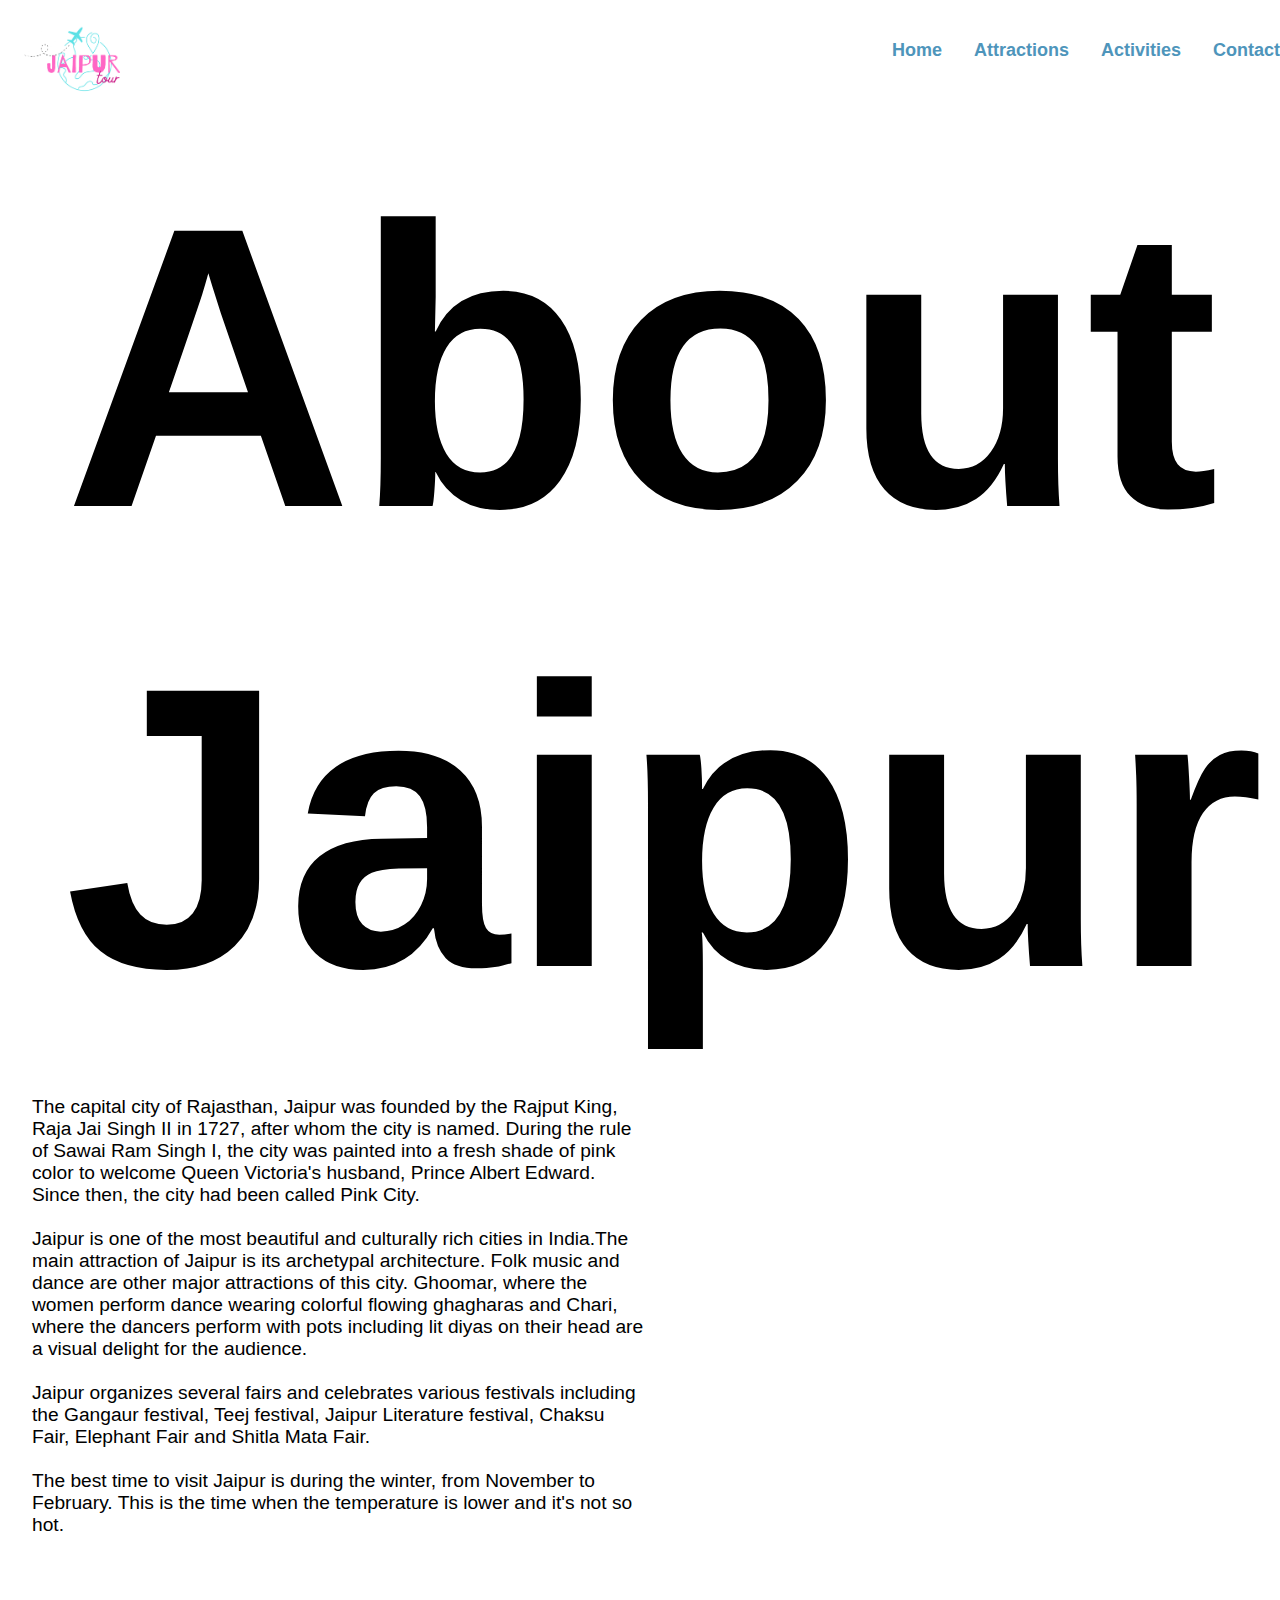
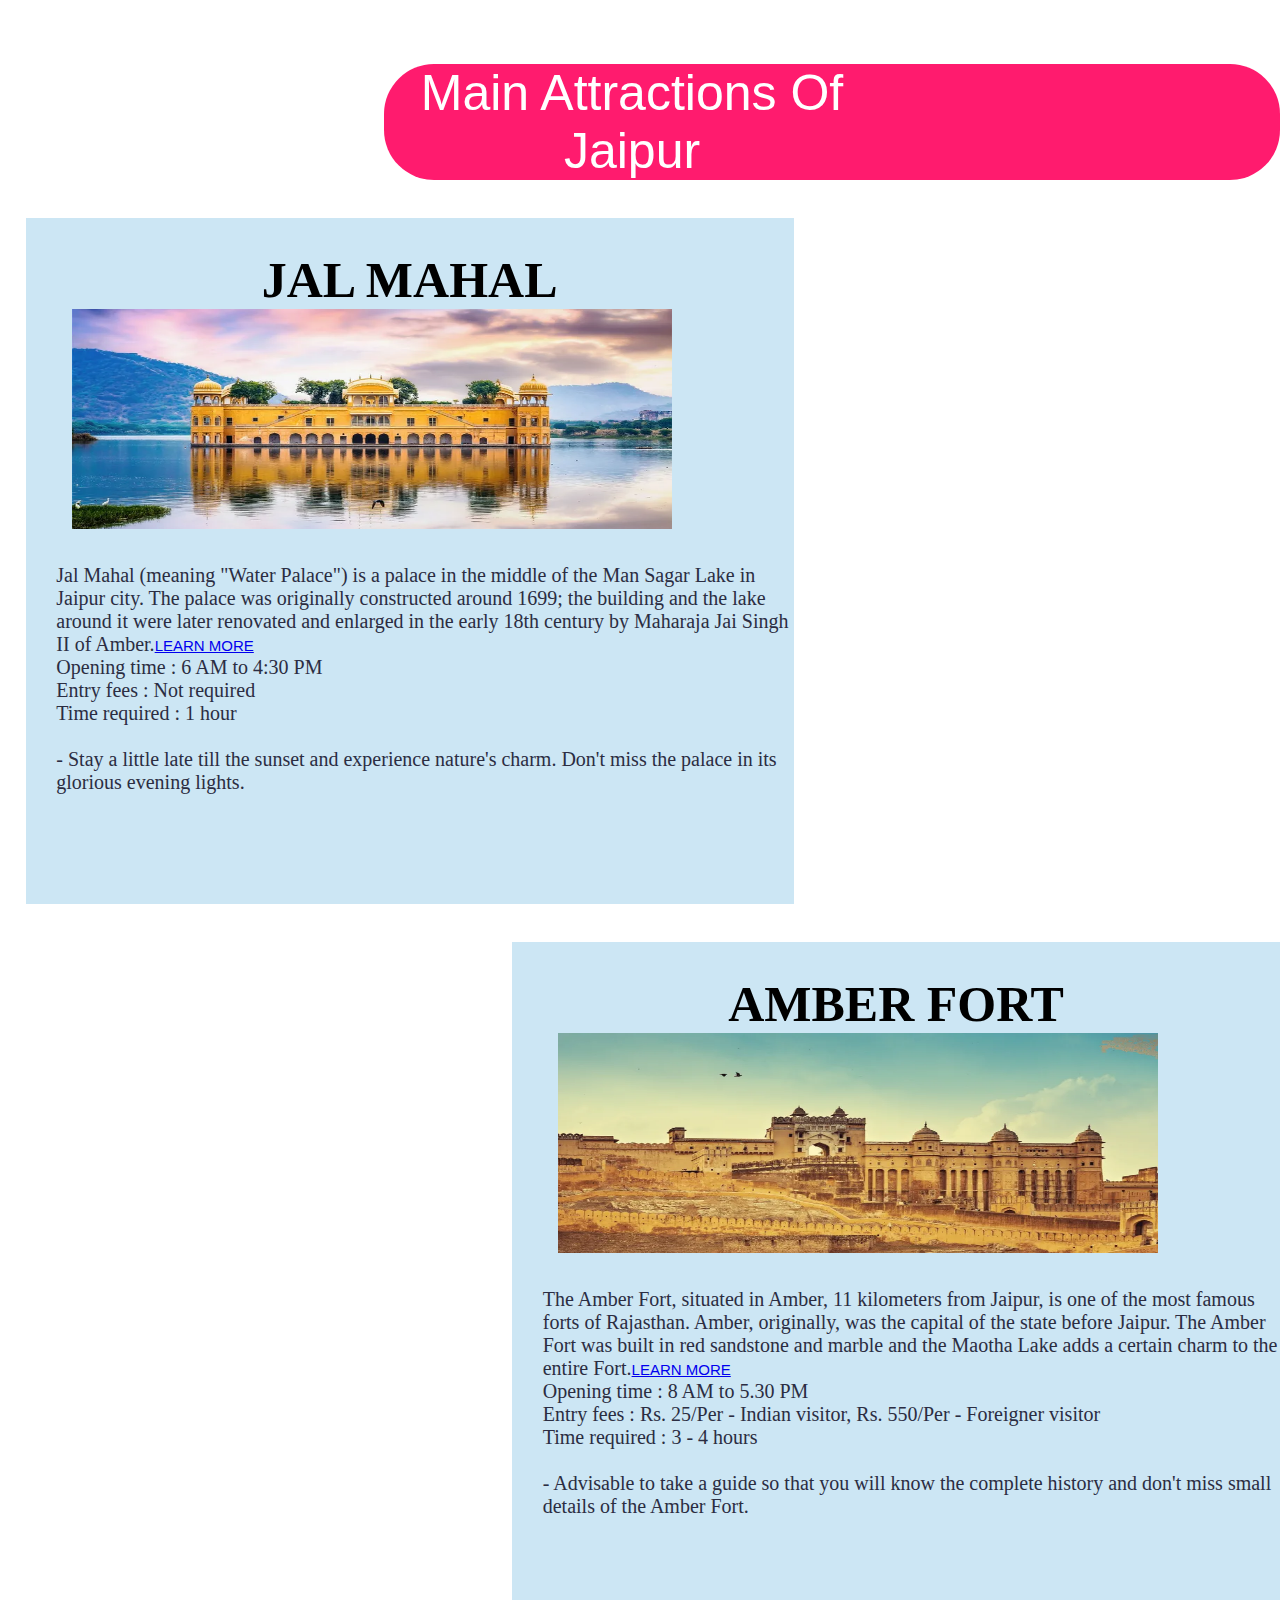
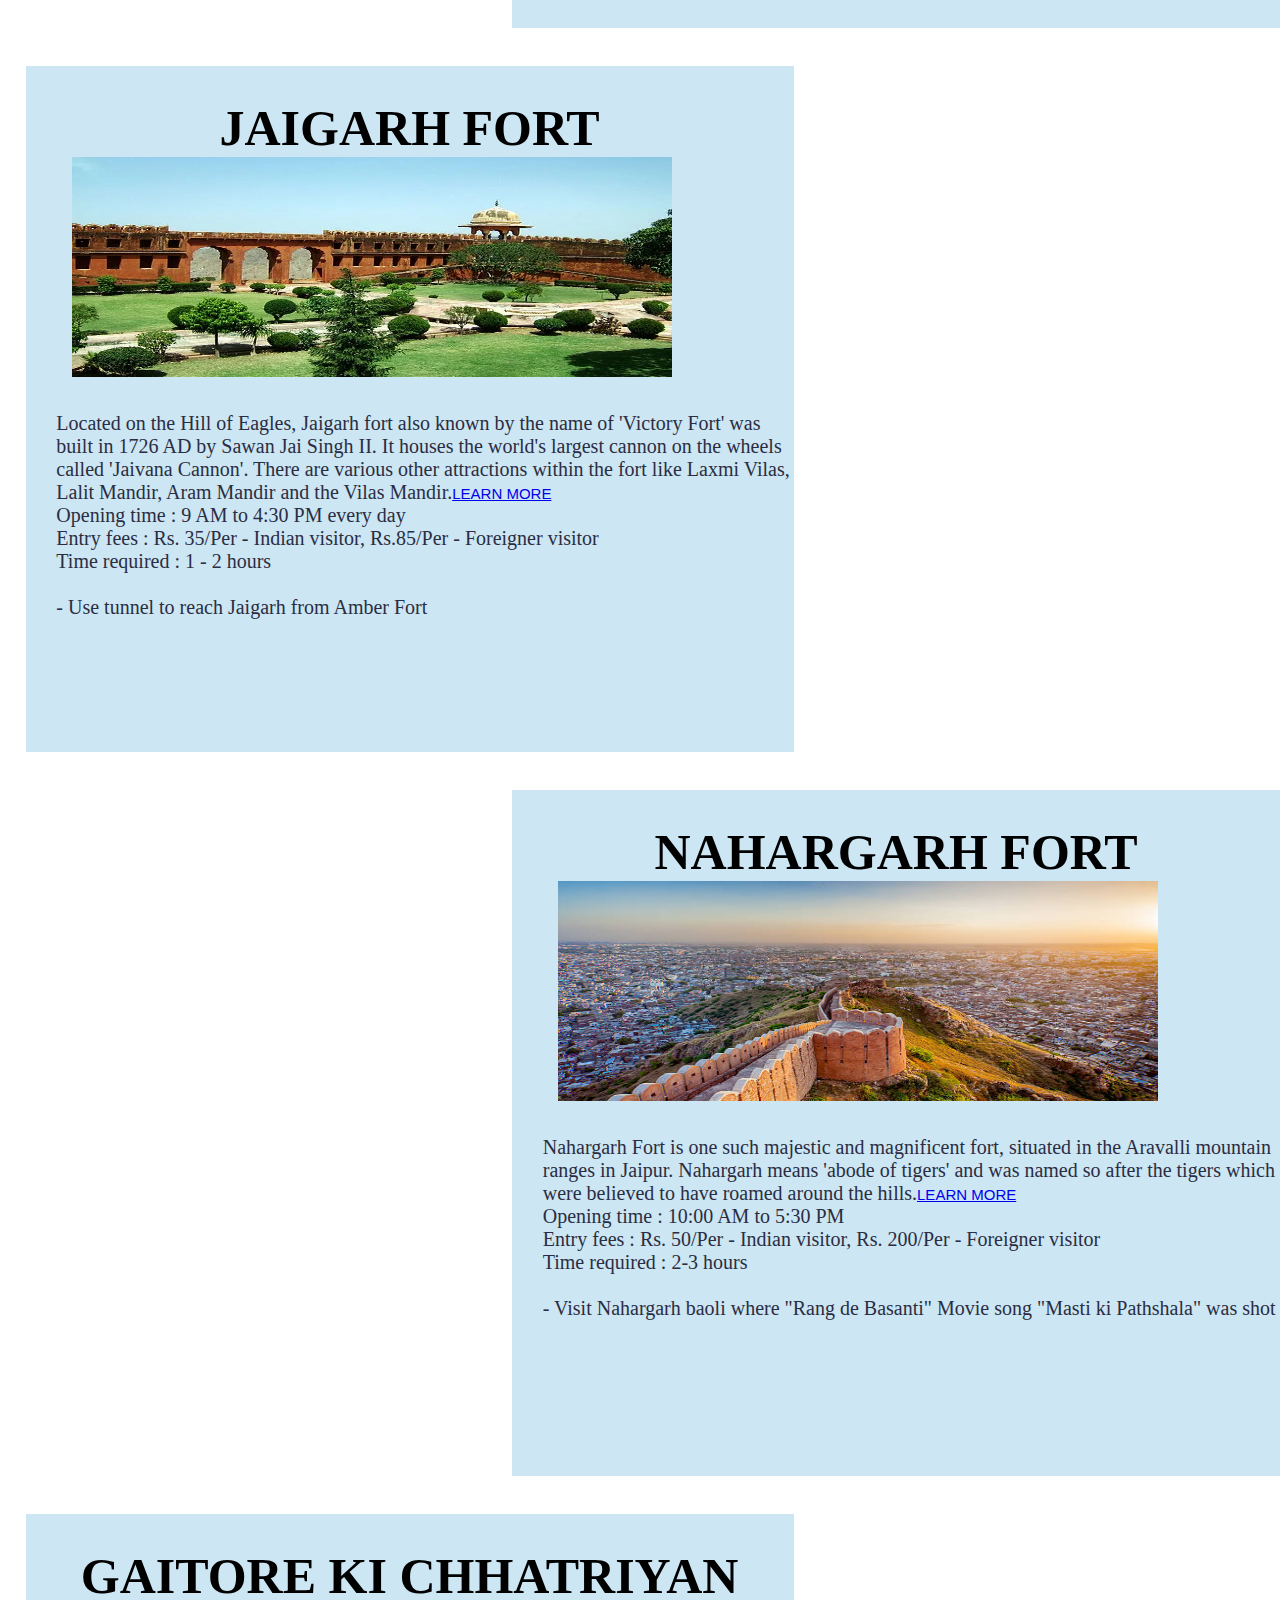
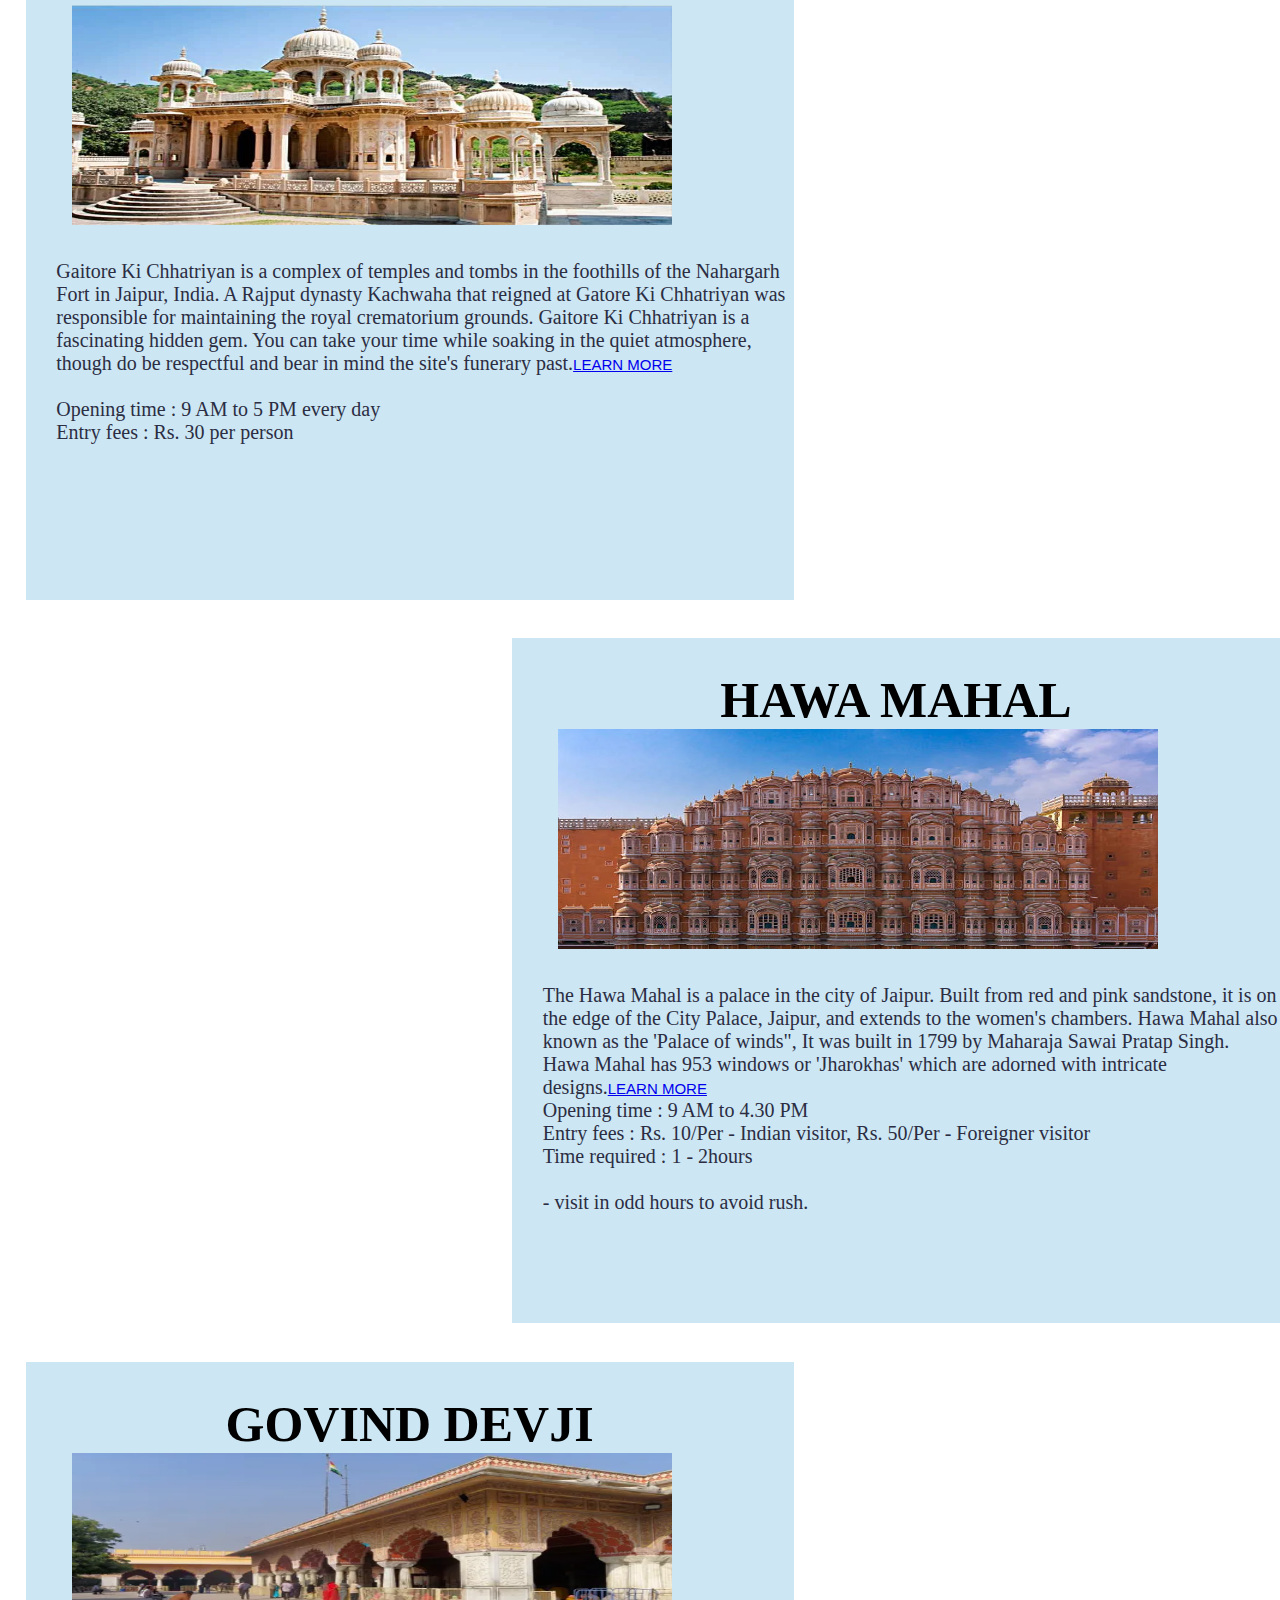
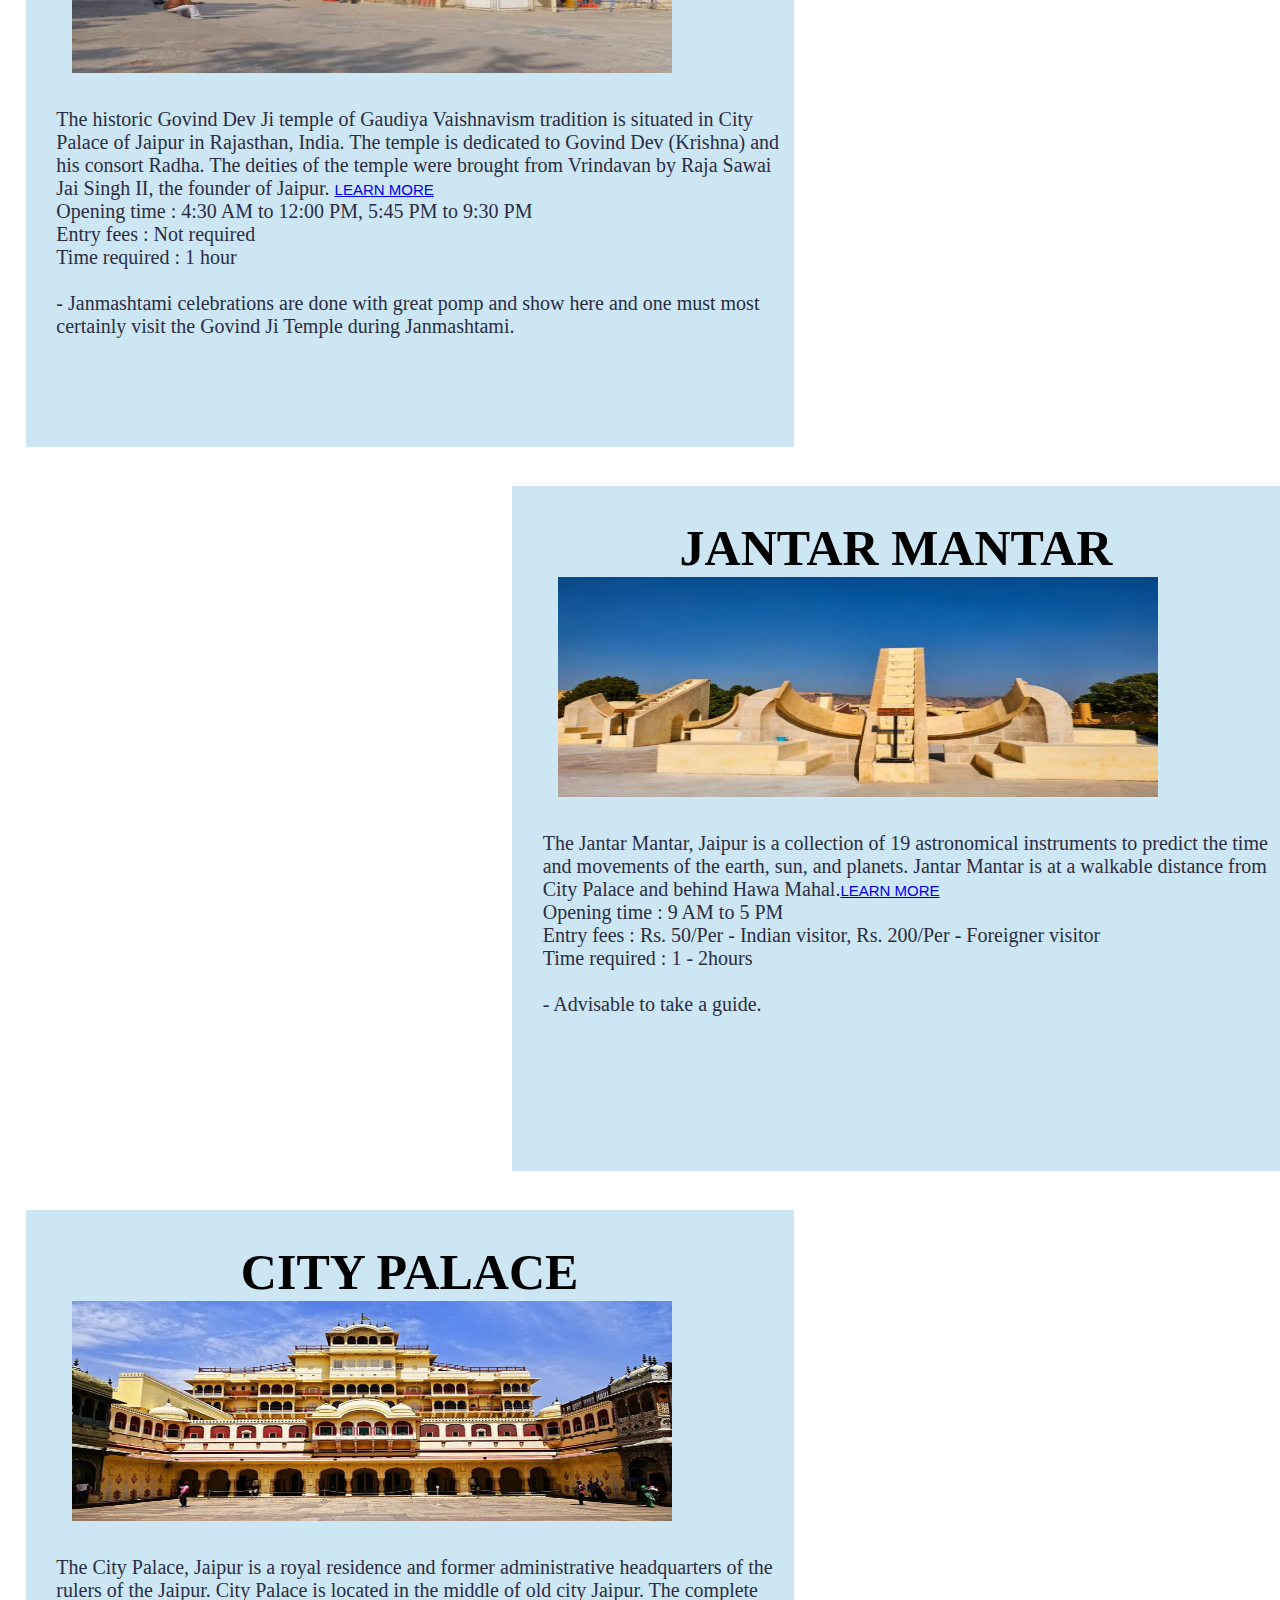
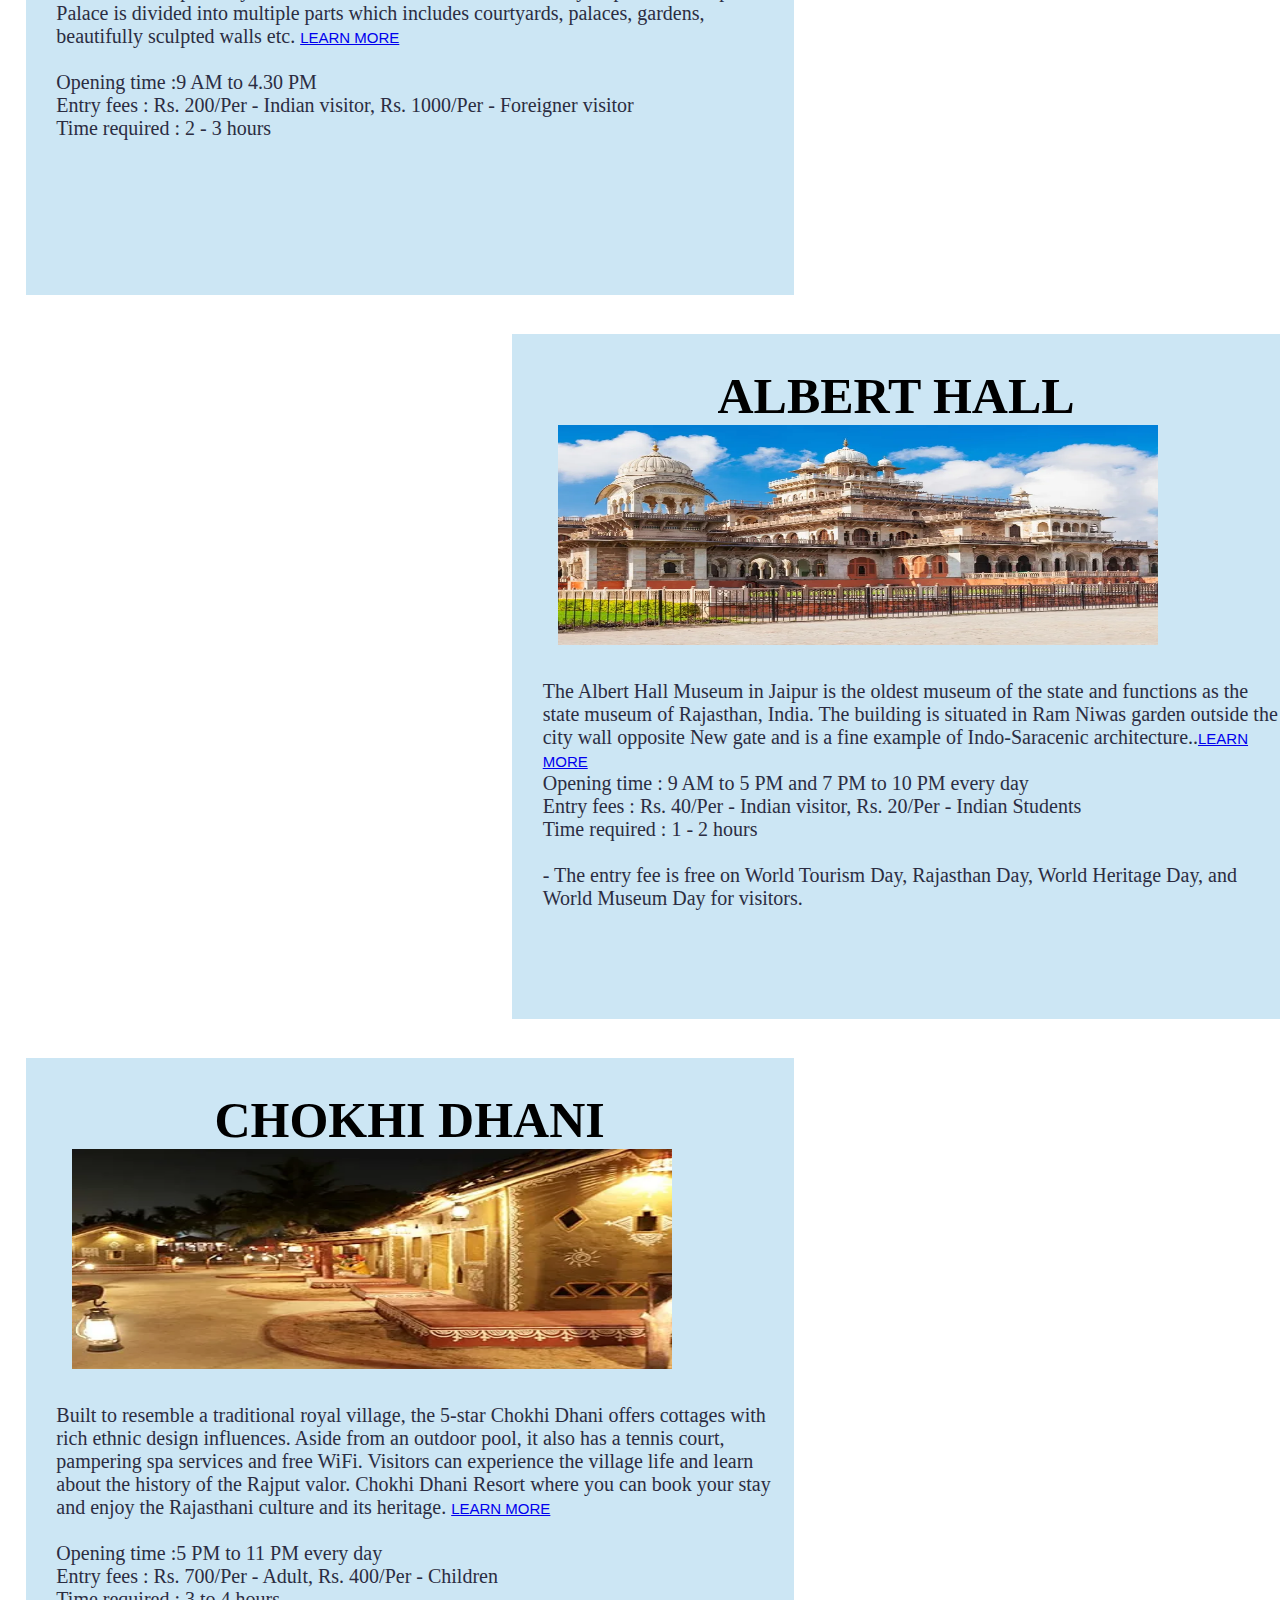
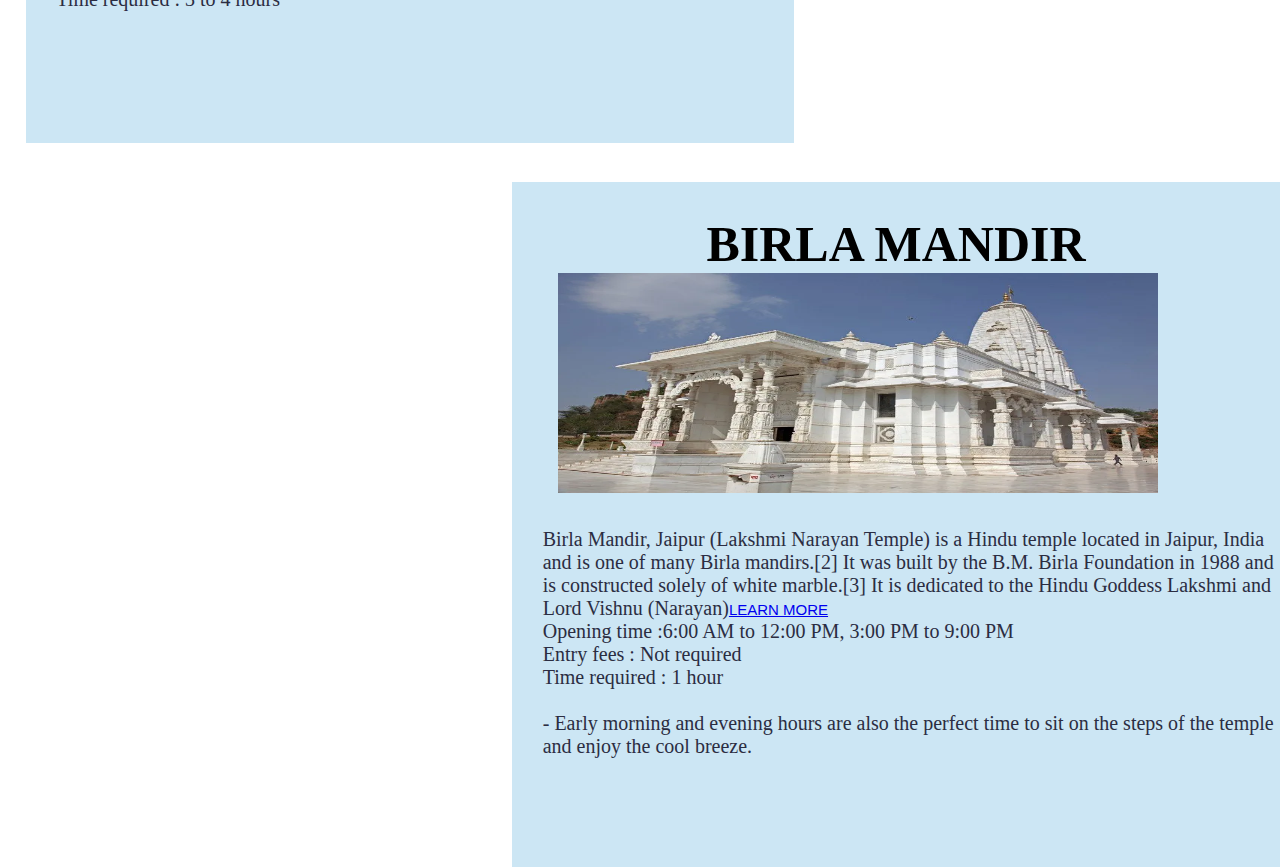
<file: about_jaipur.html>
<!DOCTYPE html>
<html lang="en">
<head>
    <meta charset="UTF-8">
    <meta name="viewport" content="width=device-width, initial-scale=1.0">
    <title>Jaipur</title>
    <link rel="stylesheet" href="https://unpkg.com/aos@next/dist/aos.css" />
    <link rel="stylesheet" href="style1.css">
    <link rel="icon" type="image/x-icon" href="logo.png">
    <link href="https://cdn.jsdelivr.net/npm/bootstrap@5.3.1/dist/css/bootstrap.min.css" rel="stylesheet" integrity="sha384-4bw+/aepP/YC94hEpVNVgiZdgIC5+VKNBQNGCHeKRQN+PtmoHDEXuppvnDJzQIu9" crossorigin="anonymous">
<script src="https://cdn.jsdelivr.net/npm/bootstrap@5.3.1/dist/js/bootstrap.bundle.min.js" integrity="sha384-HwwvtgBNo3bZJJLYd8oVXjrBZt8cqVSpeBNS5n7C8IVInixGAoxmnlMuBnhbgrkm" crossorigin="anonymous"></script>
</head>
<body>
    <header>
        <nav>
          <div class="logo">
 
          </div>
            <ul>
                <li><a href="https://kimayaa1.github.io/website_TPP/">Home</a></li>
                <li><a href="https://kimayaa1.github.io/website_TPP/#attractions">Attractions</a></li>
                <li><a href="https://kimayaa1.github.io/website_TPP/activities.html">Activities</a></li>
                <li><a href="https://kimayaa1.github.io/website_TPP/#contact">Contact</a></li>
            </ul>
        </nav>
      </header>
     <br>
     <div >
     </div> 
     <br>
     <h1>About Jaipur</h1>
     <br>
 
        <div class="container">        
            <div class="imgs"> <img src="img31.jpeg" class="bg3" data-aos="slide-left">
                <img src="Ghoomar-Dance.webp" class="ghoomar" data-aos="slide-left">
                <img src="gan.webp" class="gan" data-aos="slide-left"></div>

            <div class="about"><p>The capital city of Rajasthan, Jaipur was founded by the Rajput King, Raja Jai Singh II in 1727, after whom the city is named.
            During the rule of Sawai Ram Singh I, the city was painted into a fresh shade of pink color to welcome Queen Victoria's husband, Prince Albert Edward. Since then, the city had been called Pink City.

            <br><br>Jaipur is one of the most beautiful and culturally rich cities in India.The main attraction of Jaipur is its archetypal architecture.

            Folk music and dance are other major attractions of this city. Ghoomar, where the women perform dance wearing colorful flowing ghagharas and Chari, where the dancers perform with pots including lit diyas on their head are a visual delight for the audience.<br><br>Jaipur organizes several fairs and celebrates various festivals including the Gangaur festival, Teej festival, Jaipur Literature festival, Chaksu Fair, Elephant Fair and Shitla Mata Fair.
            <br><br>The best time to visit Jaipur is during the winter, from November to February. This is the time when the temperature is lower and it's not so hot.
         </p></div>
        </div>


        <div class="att"> Main Attractions Of Jaipur

        </div>


 <div class="contain1"  > 
            <h4>JAL MAHAL</h4>
            <img src="jal mahal.webp"  >
        <div class="jal">
          <p>Jal Mahal (meaning "Water Palace") is a palace in the middle of the Man Sagar Lake in Jaipur city.
          The palace was originally constructed around 1699; the building and the lake around it were later renovated and enlarged in the early 18th century by Maharaja Jai Singh II of Amber.<a href="https://en.wikipedia.org/wiki/Jal_Mahal" class="more">LEARN MORE</a> 
          <br>Opening time : 6 AM to 4:30 PM
          <br>Entry fees : Not required
          <br>Time required : 1 hour
          <br>
          <br>
          - Stay a little late till the sunset and experience nature's charm. Don't miss the palace in its glorious evening lights.
          </p>
      </div>
</div>


<div class="contain1"  style="float: right;"  > 
         <h4>AMBER FORT</h4>
         <img src="amer.webp"  >
      <div class="jal">
        <p>The Amber Fort, situated in Amber, 11 kilometers from Jaipur, is one of the most famous forts of Rajasthan. Amber, originally, was the capital of the state before Jaipur. The Amber Fort was built in red sandstone and marble and the Maotha Lake adds a certain charm to the entire Fort.<a href="https://en.wikipedia.org/wiki/Amber_Fort" class="more">LEARN MORE</a> 
          <br>Opening time : 8 AM to 5.30 PM
        <br>Entry fees : Rs. 25/Per - Indian visitor, Rs. 550/Per - Foreigner visitor
        <br>Time required : 3 - 4 hours
        <br>
        <br>
        - Advisable to take a guide so that you will know the complete history and don't miss small details of the Amber Fort.
        </p>
      </div>
</div>


<div class="contain1" style="float: left;" >
        <h4>JAIGARH FORT</h4>
        <img src="jaigarh.webp"  >
      <div class="jal">
        <p>Located on the Hill of Eagles, Jaigarh fort also known by the name of 'Victory Fort' was built in 1726 AD by Sawan Jai Singh II. It houses the world's largest cannon on the wheels called 'Jaivana Cannon'. There are various other attractions within the fort like Laxmi Vilas, Lalit Mandir, Aram Mandir and the Vilas Mandir.<a href="https://en.wikipedia.org/wiki/Jaigarh_Fort" class="more">LEARN MORE</a> 
        <br>Opening time : 9 AM to 4:30 PM every day
        <br>Entry fees : Rs. 35/Per - Indian visitor, Rs.85/Per - Foreigner visitor
        <br>Time required : 1 - 2 hours
        <br>
        <br>
        - Use tunnel to reach Jaigarh from Amber Fort
        </p>
      </div>
</div>


<div class="contain1"  style="float: right;"   >
        <h4>NAHARGARH FORT</h4>
        <img src="nahar.jpg"  >
      <div class="jal">
        <p>Nahargarh Fort is one such majestic and magnificent fort, situated in the Aravalli mountain ranges in Jaipur.
        Nahargarh means 'abode of tigers' and was named so after the tigers which were believed to have roamed around the hills.<a href="https://en.wikipedia.org/wiki/Nahargarh_Fort" class="more">LEARN MORE</a> 
    
        <br>Opening time : 10:00 AM to 5:30 PM
        <br>Entry fees : Rs. 50/Per - Indian visitor, Rs. 200/Per - Foreigner visitor
        <br>Time required : 2-3 hours
        <br>
        <br>
        - Visit Nahargarh baoli where "Rang de Basanti" Movie song "Masti ki Pathshala" was shot
        </p>
      </div>
</div>



<div class="contain1" style="float: left;"  >
  <h4>GAITORE KI CHHATRIYAN</h4>
  <img src="gaitore.webp"  >
<div class="jal">
<p>Gaitore Ki Chhatriyan is a complex of temples and tombs in the foothills of the Nahargarh Fort in Jaipur, India. A Rajput dynasty Kachwaha that reigned at Gatore Ki Chhatriyan was responsible for maintaining the royal crematorium grounds. Gaitore Ki Chhatriyan is a fascinating hidden gem. You can take your time while soaking in the quiet atmosphere, though do be respectful and bear in mind the site's funerary past.<a href="https://www.jaipurlove.com/gaitore-ki-chhatria-cenotaphs/1112/" class="more">LEARN MORE</a> 
<br>
  <br>Opening time : 9 AM to 5 PM every day
<br>Entry fees : Rs. 30 per person
<!-- <br>Time required : 1 - 2 hours
<br>
<br>
- Use tunnel to reach Jaigarh from Amber Fort -->
</p>
</div>
</div>

<div class="contain1"  style="float: right;"  >
  <h4>HAWA MAHAL</h4>
  <img src="hawa2.webp"  >
<div class="jal">
  <p> The Hawa Mahal is a palace in the city of Jaipur. Built from red and pink sandstone, it is on the edge of the City Palace, Jaipur, and extends to the women's chambers. Hawa Mahal also known as the 'Palace of winds", It was built in 1799 by Maharaja Sawai Pratap Singh. Hawa Mahal has 953 windows or 'Jharokhas' which are adorned with intricate designs.<a href="https://en.wikipedia.org/wiki/Hawa_Mahal" class="more">LEARN MORE</a>   
    <br>Opening time : 9 AM to 4.30 PM
<br>Entry fees : Rs. 10/Per - Indian visitor, Rs. 50/Per - Foreigner visitor 
<br>Time required : 1 - 2hours
<br>
<br>
-  visit in odd hours to avoid rush.  


</p>
</div>
</div>

<div class="contain1" style="float: left;"   >
  <h4>GOVIND DEVJI </h4>
  <img src="govind.webp"  >
<div class="jal">
<p>The historic Govind Dev Ji temple of Gaudiya Vaishnavism tradition is situated in City Palace of Jaipur in Rajasthan, India. The temple is dedicated to Govind Dev (Krishna) and his consort Radha. The deities of the temple were brought from Vrindavan by Raja Sawai Jai Singh II, the founder of Jaipur.  
  <a href="https://en.wikipedia.org/wiki/Govind_Dev_Ji_Temple" class="more">LEARN MORE</a> 
<br>Opening time : 4:30 AM to 12:00 PM,
5:45 PM to 9:30 PM
<br>Entry fees : Not required
<br>Time required : 1 hour
<br>
<br>
- Janmashtami celebrations are done with great pomp and show here and one must most certainly visit the Govind Ji Temple during Janmashtami. 
</p>
</div>
</div>

<div class="contain1"  style="float: right;"   >
  <h4>JANTAR MANTAR</h4>
  <img src="jantar.webp"  >
<div class="jal">
  <p> The Jantar Mantar, Jaipur is a collection of 19  astronomical instruments to predict the time and movements of the earth, sun, and planets. Jantar Mantar is at a walkable distance from City Palace and behind Hawa Mahal.<a href="https://en.wikipedia.org/wiki/Jantar_Mantar,_Jaipur" class="more">LEARN MORE</a>   
    <br>Opening time : 9 AM to 5 PM
<br>Entry fees : Rs. 50/Per - Indian visitor, Rs. 200/Per - Foreigner visitor 
 <br>Time required : 1 - 2hours
<br>
<br>
-  Advisable to take a guide.  
</p>
</div>
</div>

<div class="contain1" style="float: left;"   >
  <h4>CITY PALACE </h4>
  <img src="city palace.webp"  >
<div class="jal">
<p>The City Palace, Jaipur is a royal residence and former administrative headquarters of the rulers of the Jaipur. City Palace is located in the middle of old city Jaipur. The complete Palace is divided into multiple parts which includes courtyards, palaces, gardens, beautifully sculpted walls etc.

  <a href="https://en.wikipedia.org/wiki/City_Palace,_Jaipur" class="more">LEARN MORE</a>
   <br>  
<br>Opening time :9 AM to 4.30 PM
<br>Entry fees : Rs. 200/Per - Indian visitor, Rs. 1000/Per - Foreigner visitor 
<br>Time required : 2 - 3  hours
<br>

  
</p>
</div>
</div>

<div class="contain1"  style="float: right;"   >
  <h4>ALBERT HALL</h4>
  <img src="albert.webp"  >
<div class="jal">
  <p> The Albert Hall Museum in Jaipur is the oldest museum of the state and functions as the state museum of Rajasthan, India. The building is situated in Ram Niwas garden outside the city wall opposite New gate and is a fine example of Indo-Saracenic architecture..<a href="https://en.wikipedia.org/wiki/Albert_Hall_Museum" class="more">LEARN MORE</a>   
    <br>Opening time : 9 AM to 5 PM and 7 PM to 10 PM every day
<br>Entry fees : Rs. 40/Per - Indian visitor, Rs. 20/Per - Indian Students 
 <br>Time required : 1 - 2 hours
<br>
<br>
-  The entry fee is free on World Tourism Day, Rajasthan Day, World Heritage Day, and World Museum Day for visitors.

 
</p>
</div>
</div>





<div class="contain1" style="float: left;"   >
  <h4>CHOKHI DHANI </h4>
  <img src="chokhi.webp"  >
<div class="jal">
<p>Built to resemble a traditional royal village, the 5-star Chokhi Dhani   offers cottages with rich ethnic design influences. Aside from an outdoor pool, it also has a tennis court, pampering spa services and free WiFi. Visitors can experience the village life and learn about the history of the Rajput valor. Chokhi Dhani Resort where you can book your stay and enjoy the Rajasthani culture and its heritage.


  <a href="https://chokhidhani.com/about-us/" class="more">LEARN MORE</a>
   <br>  
<br>Opening time :5 PM to 11 PM every day
<br>Entry fees : Rs. 700/Per - Adult, Rs. 400/Per - Children
<br>Time required : 3 to 4 hours
<br>

  
</p>
</div>
</div>
        
<div class="contain1"  style="float: right;"   >
  <h4>BIRLA MANDIR</h4>
  <img src="birlu.webp"  >
<div class="jal">
  <p> Birla Mandir, Jaipur (Lakshmi Narayan Temple) is a Hindu temple located in Jaipur, India and is one of many Birla mandirs.[2] It was built by the B.M. Birla Foundation in 1988 and is constructed solely of white marble.[3] It is dedicated to the Hindu Goddess Lakshmi and Lord Vishnu (Narayan)<a href="https://en.wikipedia.org/wiki/Birla_Mandir,_Jaipur" class="more">LEARN MORE</a>   
    <br>Opening time :6:00 AM to 12:00 PM,
    3:00 PM to 9:00 PM
<br>Entry fees : Not required 
 <br>Time required : 1  hour
<br>
<br>
- Early morning and evening hours are also the perfect time to sit on the steps of the temple and enjoy the cool breeze.



 
</p>
</div>
</div>
      
        
        
        
        
        
        <script src="https://unpkg.com/aos@next/dist/aos.js"></script>
        <script>
          AOS.init({
            offset: 200,
            duration : 1000,
          });
        </script>
</body>
</html>
</file>
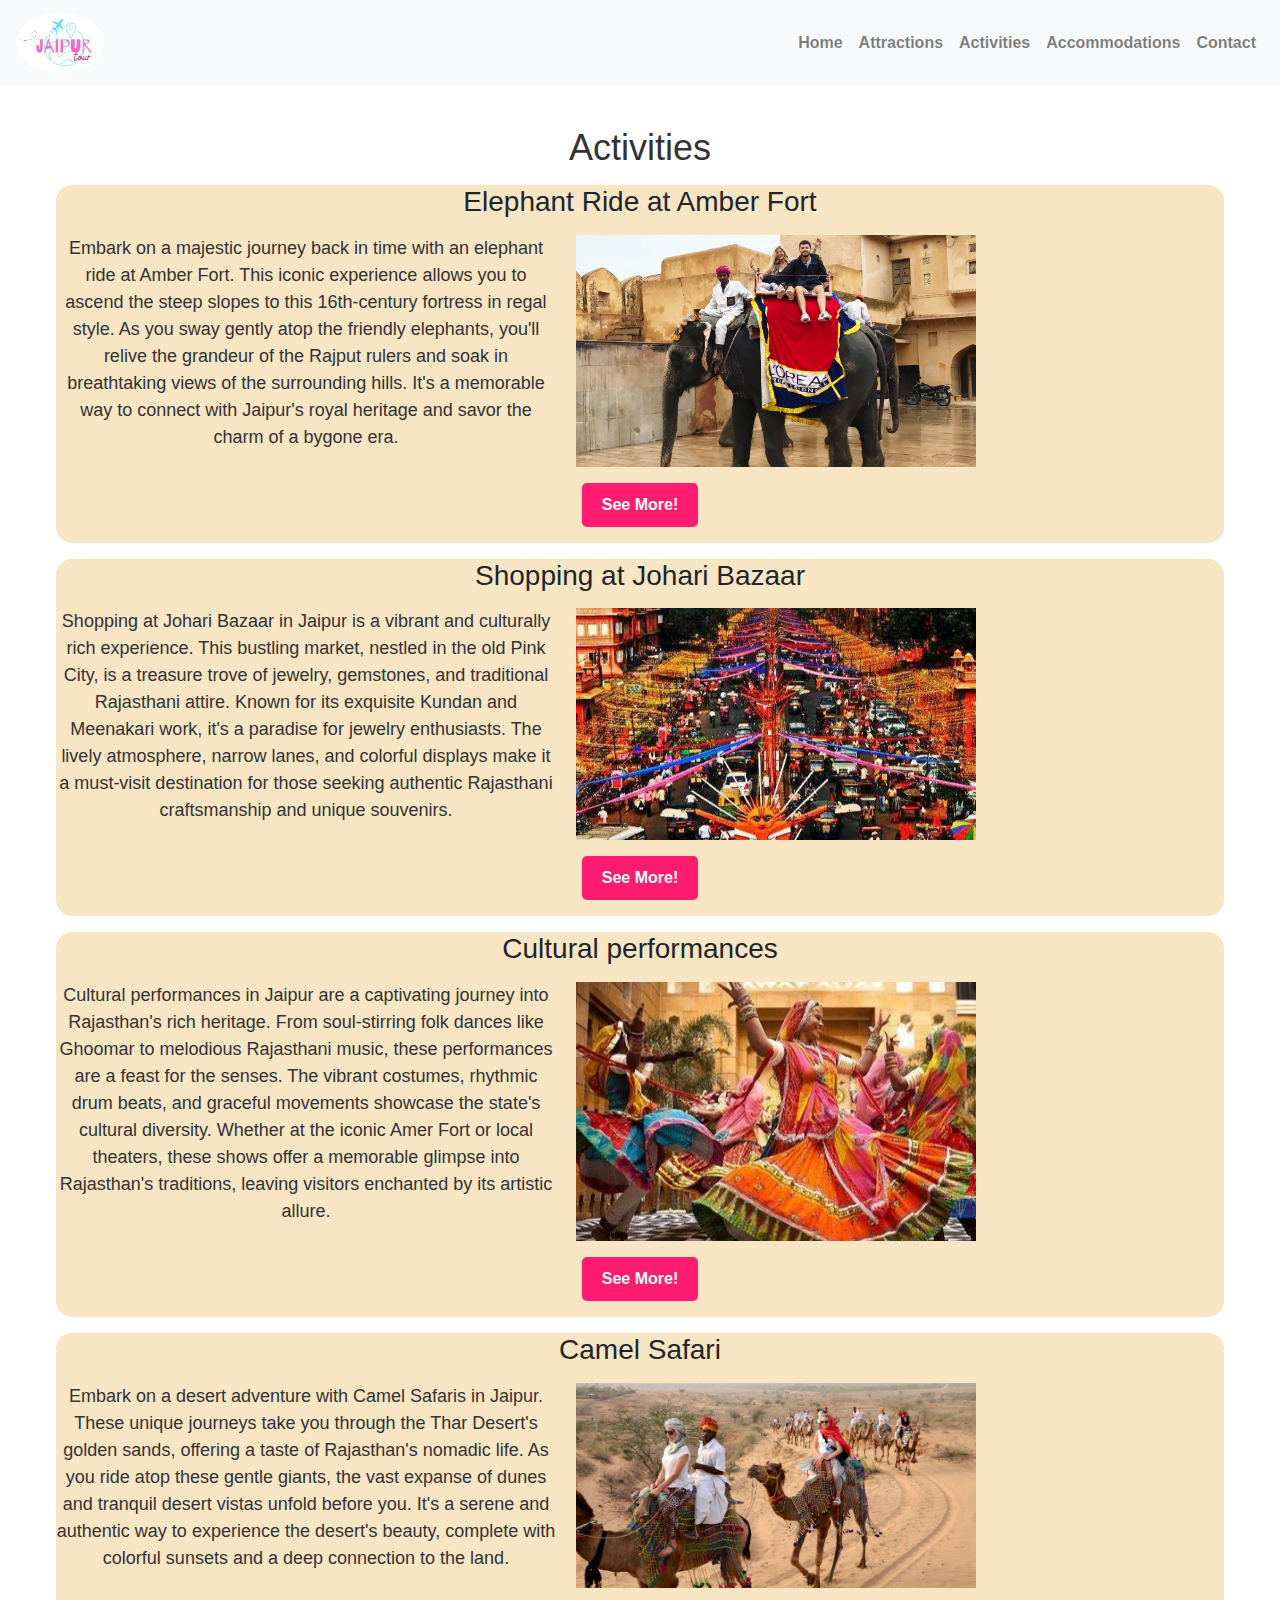
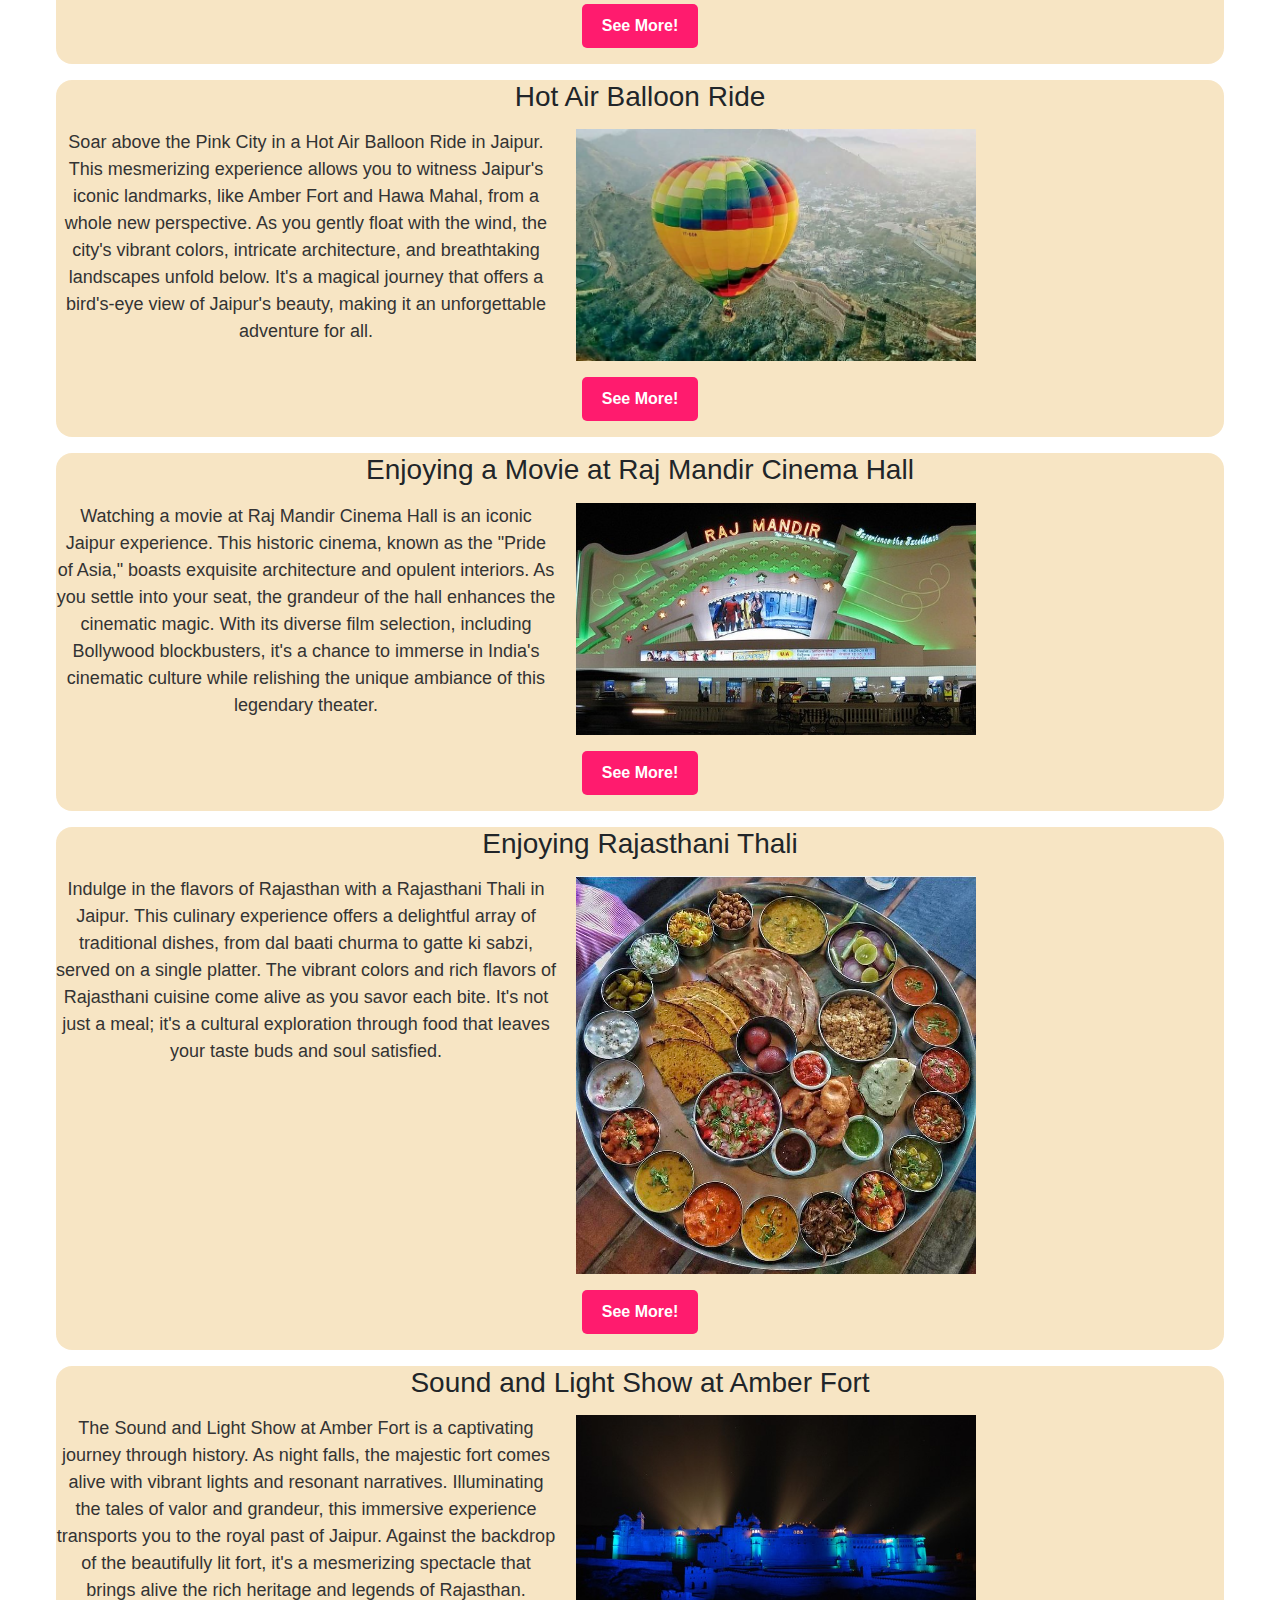
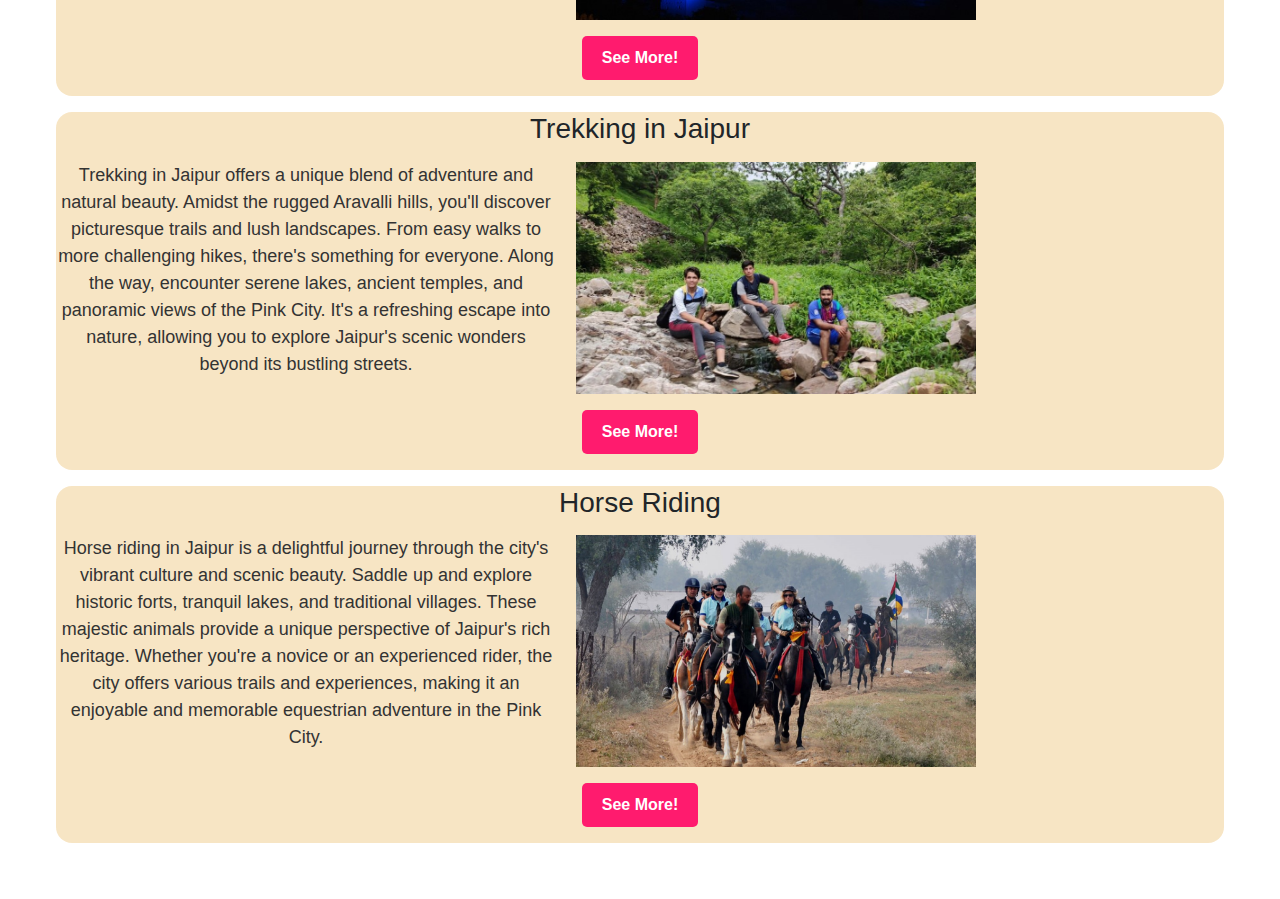
<file: activities.html>
<!DOCTYPE html>
<html lang="en">
<head>
    <meta charset="UTF-8">
    <meta name="viewport" content="width=device-width, initial-scale=1.0">
    <title>Activities - Jaipur Tour</title>
    <link rel="stylesheet" href="https://cdnjs.cloudflare.com/ajax/libs/font-awesome/6.2.0/css/all.min.css">
    <link rel="stylesheet" href="style.css">
    <link rel="shortcut icon" href="logo.jpeg" type="image/x-icon">
    <link rel="stylesheet" href="https://unpkg.com/aos@next/dist/aos.css" />
    <!-- Add Bootstrap CSS link -->
<link rel="stylesheet" href="https://maxcdn.bootstrapcdn.com/bootstrap/4.5.2/css/bootstrap.min.css">

<!-- Add Bootstrap JavaScript and jQuery -->
<script src="https://ajax.googleapis.com/ajax/libs/jquery/3.5.1/jquery.min.js"></script>
<script src="https://cdnjs.cloudflare.com/ajax/libs/popper.js/1.16.0/umd/popper.min.js"></script>
<script src="https://maxcdn.bootstrapcdn.com/bootstrap/4.5.2/js/bootstrap.min.js"></script>
</head>
<body>
    <header>
        <nav class="navbar navbar-expand-lg navbar-light bg-light">
            <a class="navbar-brand" href="#">
                <img src="logo.jpeg" alt="Trip Plan Pro" class="logo">
            </a>
            <button class="navbar-toggler" type="button" data-toggle="collapse" data-target="#navbarNav"
                aria-controls="navbarNav" aria-expanded="false" aria-label="Toggle navigation">
                <span class="navbar-toggler-icon"></span>
            </button>
            <div class="collapse navbar-collapse" id="navbarNav">
                <ul class="navbar-nav ml-auto">
                    <li class="nav-item">
                        <a class="nav-link" href="index.html">Home</a>
                    </li>
                    <li class="nav-item">
                        <a class="nav-link" href="index.html">Attractions</a>
                    </li>
                    <li class="nav-item">
                        <a class="nav-link" href="activities.html">Activities</a>
                    </li>
                    <li class="nav-item">
                      <a class="nav-link" href="accommodations.html">Accommodations</a>
                    </li>
                    <li class="nav-item">
                        <a class="nav-link" href="index.html">Contact</a>
                    </li>
                </ul>
            </div>
        </nav>
    </header>

    <section id="activities">
        <h2>Activities</h2>
        <div class="accommodation">
            <h3>Elephant Ride at Amber Fort</h3>
            <div class="content">
                <p>Embark on a majestic journey back in time with an elephant ride at Amber Fort. This iconic experience allows you to ascend the steep slopes to this 16th-century fortress in regal style. As you sway gently atop the friendly elephants, you'll relive the grandeur of the Rajput rulers and soak in breathtaking views of the surrounding hills. It's a memorable way to connect with Jaipur's royal heritage and savor the charm of a bygone era.</p>
                <img src="activities1.jpeg" alt="Hotel 1">
            </div>
            <div class="row attractions-button">
                <button class="button btn-primary" id="open-popup-button-1">See More!</button>
              </div>
        </div>

        <div class="accommodation">
            <h3>Shopping at Johari Bazaar</h3>
            <div class="content">
                <p>Shopping at Johari Bazaar in Jaipur is a vibrant and culturally rich experience. This bustling market, nestled in the old Pink City, is a treasure trove of jewelry, gemstones, and traditional Rajasthani attire. Known for its exquisite Kundan and Meenakari work, it's a paradise for jewelry enthusiasts. The lively atmosphere, narrow lanes, and colorful displays make it a must-visit destination for those seeking authentic Rajasthani craftsmanship and unique souvenirs.</p>
                <img src="activities2.jpg" alt="Hotel 1">
            </div>
            <div class="row attractions-button">
                <button class="button btn-primary" id="open-popup-button-1">See More!</button>
              </div>
        </div>

        <div class="accommodation">
            <h3>Cultural performances</h3>
            <div class="content">
                <p>Cultural performances in Jaipur are a captivating journey into Rajasthan's rich heritage. From soul-stirring folk dances like Ghoomar to melodious Rajasthani music, these performances are a feast for the senses. The vibrant costumes, rhythmic drum beats, and graceful movements showcase the state's cultural diversity. Whether at the iconic Amer Fort or local theaters, these shows offer a memorable glimpse into Rajasthan's traditions, leaving visitors enchanted by its artistic allure.</p>
                <img src="activities3.jpg" alt="Hotel 1">
            </div>
            <div class="row attractions-button">
                <button class="button btn-primary" id="open-popup-button-1">See More!</button>
              </div>
        </div>

        <div class="accommodation">
            <h3>Camel Safari</h3>
            <div class="content">
                <p>Embark on a desert adventure with Camel Safaris in Jaipur. These unique journeys take you through the Thar Desert's golden sands, offering a taste of Rajasthan's nomadic life. As you ride atop these gentle giants, the vast expanse of dunes and tranquil desert vistas unfold before you. It's a serene and authentic way to experience the desert's beauty, complete with colorful sunsets and a deep connection to the land.</p>
                <img src="activities4.jpg" alt="Hotel 1">
            </div>
            <div class="row attractions-button">
                <button class="button btn-primary" id="open-popup-button-1">See More!</button>
              </div>
        </div>

        <div class="accommodation">
            <h3>Hot Air Balloon Ride</h3>
            <div class="content">
                <p>Soar above the Pink City in a Hot Air Balloon Ride in Jaipur. This mesmerizing experience allows you to witness Jaipur's iconic landmarks, like Amber Fort and Hawa Mahal, from a whole new perspective. As you gently float with the wind, the city's vibrant colors, intricate architecture, and breathtaking landscapes unfold below. It's a magical journey that offers a bird's-eye view of Jaipur's beauty, making it an unforgettable adventure for all.</p>
                <img src="activities5.jpg" alt="Hotel 1">
            </div>
            <div class="row attractions-button">
                <button class="button btn-primary" id="open-popup-button-1">See More!</button>
              </div>
        </div>

        <div class="accommodation">
            <h3>Enjoying a Movie at Raj Mandir Cinema Hall</h3>
            <div class="content">
                <p>Watching a movie at Raj Mandir Cinema Hall is an iconic Jaipur experience. This historic cinema, known as the "Pride of Asia," boasts exquisite architecture and opulent interiors. As you settle into your seat, the grandeur of the hall enhances the cinematic magic. With its diverse film selection, including Bollywood blockbusters, it's a chance to immerse in India's cinematic culture while relishing the unique ambiance of this legendary theater.</p>
                <img src="activities6.jpeg" alt="Hotel 1">
            </div>
            <div class="row attractions-button">
                <button class="button btn-primary" id="open-popup-button-1">See More!</button>
              </div>
        </div>

        <div class="accommodation">
            <h3>Enjoying Rajasthani Thali</h3>
            <div class="content">
                <p>Indulge in the flavors of Rajasthan with a Rajasthani Thali in Jaipur. This culinary experience offers a delightful array of traditional dishes, from dal baati churma to gatte ki sabzi, served on a single platter. The vibrant colors and rich flavors of Rajasthani cuisine come alive as you savor each bite. It's not just a meal; it's a cultural exploration through food that leaves your taste buds and soul satisfied.</p>
                <img src="activities7.jpg" alt="Hotel 1">
            </div>
            <div class="row attractions-button">
                <button class="button btn-primary" id="open-popup-button-1">See More!</button>
              </div>
        </div>

        <div class="accommodation">
            <h3>Sound and Light Show at Amber Fort</h3>
            <div class="content">
                <p>The Sound and Light Show at Amber Fort is a captivating journey through history. As night falls, the majestic fort comes alive with vibrant lights and resonant narratives. Illuminating the tales of valor and grandeur, this immersive experience transports you to the royal past of Jaipur. Against the backdrop of the beautifully lit fort, it's a mesmerizing spectacle that brings alive the rich heritage and legends of Rajasthan.</p>
                <img src="activities8.jpeg" alt="Hotel 1">
            </div>
            <div class="row attractions-button">
                <button class="button btn-primary" id="open-popup-button-1">See More!</button>
              </div>
        </div>

        <div class="accommodation">
            <h3>Trekking in Jaipur</h3>
            <div class="content">
                <p>Trekking in Jaipur offers a unique blend of adventure and natural beauty. Amidst the rugged Aravalli hills, you'll discover picturesque trails and lush landscapes. From easy walks to more challenging hikes, there's something for everyone. Along the way, encounter serene lakes, ancient temples, and panoramic views of the Pink City. It's a refreshing escape into nature, allowing you to explore Jaipur's scenic wonders beyond its bustling streets.</p>
                <img src="activities9.jpg" alt="Hotel 1">
            </div>
            <div class="row attractions-button">
                <button class="button btn-primary" id="open-popup-button-1">See More!</button>
              </div>
        </div>

        <div class="accommodation">
            <h3>Horse Riding</h3>
            <div class="content">
                <p>Horse riding in Jaipur is a delightful journey through the city's vibrant culture and scenic beauty. Saddle up and explore historic forts, tranquil lakes, and traditional villages. These majestic animals provide a unique perspective of Jaipur's rich heritage. Whether you're a novice or an experienced rider, the city offers various trails and experiences, making it an enjoyable and memorable equestrian adventure in the Pink City.</p>
                <img src="activities10.jpeg" alt="Hotel 1">
            </div>
            <div class="row attractions-button">
                <button class="button btn-primary" id="open-popup-button-1">See More!</button>
              </div>
        </div>
        
    </section>
    
</body>
</html>
</file>
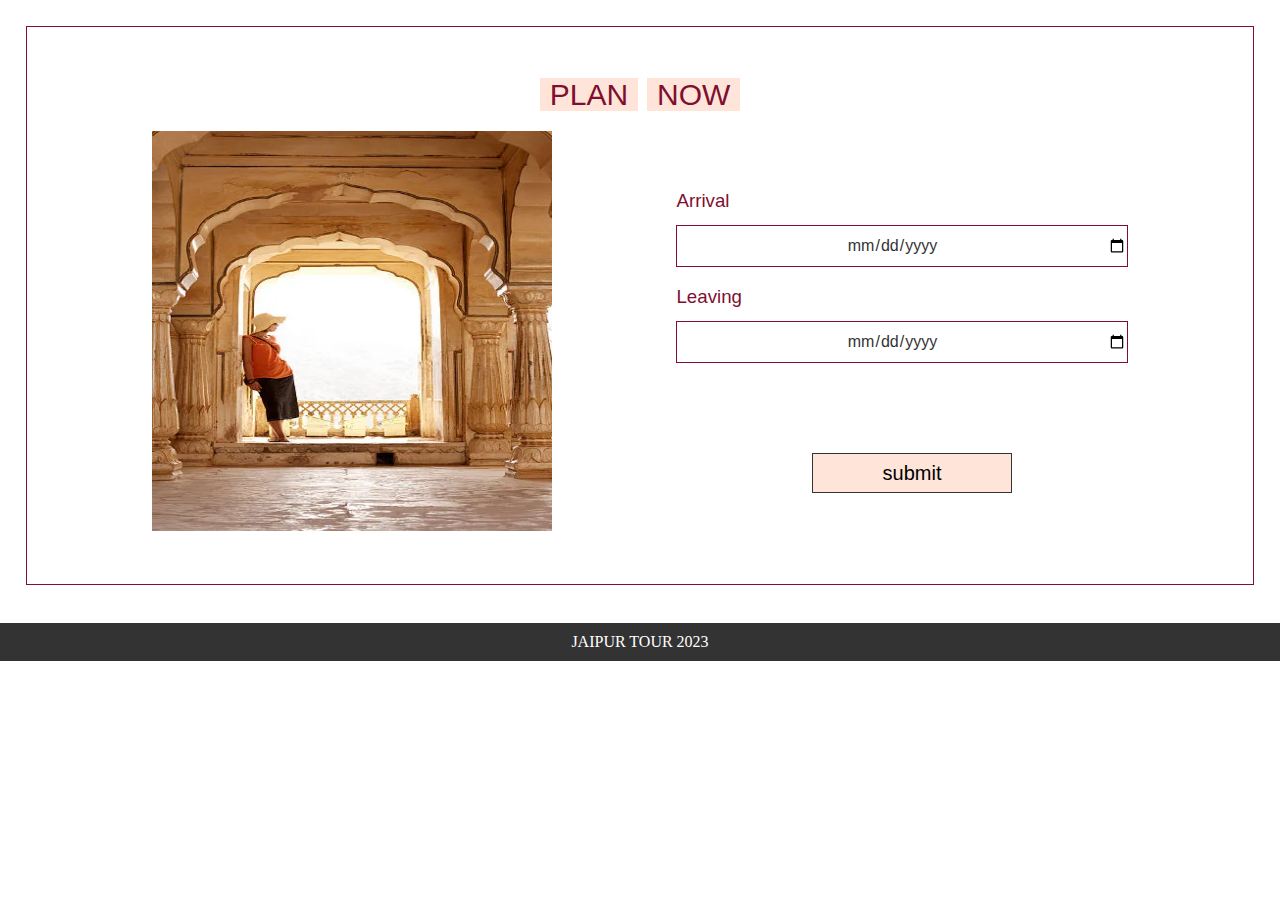
<file: plan.html>
<!DOCTYPE html>
<html lang="en">
  <meta name="viewport" content="width=device-width, initial-scale=1">
<head>
   <meta charset="UTF-8">
   <meta name="viewport" content="width=device-width, initial-scale=1.0">
   <title>plan</title>
   <link rel="stylesheet" href="style2.css">
   <link rel="stylesheet" href="itinerary.css">
   <link rel="shortcut icon" href="logo.png" type="image/x-icon">
   <style>
     .days{
        display: none;
        /* display: block; */
     }
      
   </style>
  
</head>
<body>

<!-- ------------------------------------------------------------- -->

<!-- <header>
  <nav class="navbar navbar-expand-lg navbar-light bg-light">
      <a class="navbar-brand" href="#">
          <img src="logo.png" alt="Trip Plan Pro" class="logo">
      </a>
      <button class="navbar-toggler" type="button" data-toggle="collapse" data-target="#navbarNav"
          aria-controls="navbarNav" aria-expanded="false" aria-label="Toggle navigation">
          <span class="navbar-toggler-icon"></span>
      </button>
      <div class="collapse navbar-collapse" id="navbarNav">
          <ul class="navbar-nav ml-auto">
              <li class="nav-item">
                  <a class="nav-link" href="https://kimayaa1.github.io/website_TPP/">Home</a>
              </li>
              <li class="nav-item">
                  <a class="nav-link" href="https://kimayaa1.github.io/website_TPP/#attractions">Attractions</a>
              </li>
              <li class="nav-item">
                  <a class="nav-link" href="https://kimayaa1.github.io/website_TPP/activities.html">Activities</a>
              </li>
              <li class="nav-item">
                <a class="nav-link" href="https://kimayaa1.github.io/website_TPP/accommodations.html">Accommodations</a>
              </li>
              <li class="nav-item">
                  <a class="nav-link" href="https://kimayaa1.github.io/website_TPP/#contact">Contact</a>
              </li>
          </ul>
      </div>
  </nav>
</header> -->


<section class="book" id="book">
  <h1 class="head">
     <span class="plan">PLAN</span>
     <span class="space">NOW </span>
  </h1>
  <br>
  <div class="whole">
    <form action="" class="form">
        <div class="im">
           <img src="planing.webp">
        </div>
        <div class="rew">   
        <div class="inputbox">
           <h3>Arrival</h3>
           <input type="date" id="startdate" required>
        </div>
        <div class="inputbox">
           <h3>Leaving</h3>
           <input type="date" id="enddate" required>
        </div>
         
        <!-- <button class="btn" type="button" onclick="planItinerary()">Plan Itinerary</button>   -->
        
        <button type="submit">submit</button>
         </div>
     </form>
  </div>
<!-- </div> -->
</section> 


<!-- ----------------------------Day 1--------------------------------- -->
<div class="days">
  <div class="heado">
    Enjoy your trip...
  </div>
  <div id="day1">
    <div class="day">Day 1</div>
    <div class="fuff">
      <div class="ig"><img src="jantar.webp" /></div>
      <div class="con">
        <!-- <div class="num">1</div>  -->
        <p>1.JANTAR MANTAR</p>
        <br />
        9:00 |
        <br />
        Opening time : 9 AM-5 PM
        <br />
        Time required : 1 - 2hours
        <br />
        - Advisable to take a guide.
        <br />
        <!-- <div class="buu">
          <button class="btn" onclick="openWebpage()">ACTIVITES</button>
           <input type="submit" class="btn" value="ACTIVITES" onclick= 'activities.html' /> 
          <br />
          <button class="btn" onclick="openWebpage2()">ACCOMMODATIONS</button>
          <input type="submit" class="btn" value="ACCOMMODATIONS" /> 
        </div> -->
      </div>
    </div>
    <div class="dot"></div>
    <div class="fuff">
      <div class="ig"><img src="city palace.webp" /></div>
      <!-- <div class="num">2</div> -->
      <div class="con">
        <p>2. CITY PALACE</p>
        <br />
        10:00 |
        <br />
        Opening time : 9AM-4:30PM
        <br />
        Time required : 2 - 3 hours
        <br />
        <!-- <div class="buu">
          <input type="submit" class="btn" value="ACTIVITES" />
          <br />
          <input type="submit" class="btn" value="ACCOMMODATIONS" />
        </div> -->
      </div>
    </div>
    <div class="dot2"></div>
    <div class="lunch">
      Lunch :- have lunch at a restaurant near the City Palace
    </div>
    <div class="dot2"></div>
    <div class="fuff">
      <div class="ig"><img src="govind.webp" /></div>
      <div class="con">
        <!-- <div class="num">1</div>  -->
        <p>3.GOVIND DEVJI TEMPLE</p>
        <br />
        14:00 |
        <br />
        Opening time : 4:30 AM-12:00PM, 5:45 PM-9:30 PM
        <br />
        Time required : 1 hour
        <br />
        <!-- <div class="buu">
          <input type="submit" class="btn" value="ACTIVITES" />
          <br />
          <input type="submit" class="btn" value="ACCOMMODATIONS" />
        </div> -->
      </div>
    </div>
    <div class="dot"></div>
    <div class="fuff">
      <div class="ig"><img src="hawa2.webp" /></div>
      <div class="con">
        <!-- <div class="num">1</div>  -->
        <p>4.HAWA MAHAL</p>
        <br />
        15:00 |
        <br />
        Opening time : 9AM-4.30 PM
        <br />
        Time required : 1 - 2 hours
        <br />
<!-- <div class="buu">
          <input type="submit" class="btn" value="ACTIVITES" />
          <br />
          <input         type="submit" class="btn" value="ACCOMMODATIONS" />
        </div> -->
      </div>
    </div>
    <div class="dot"></div>
    <div class="fuff">
      <div class="ig"><img src="gaitore.webp" /></div>
      <div class="con">
        <!-- <div class="num">1</div>  -->
        <p>5. GAITORE KI CHHATRIYAN</p>
        <br />
        16:00 |
        <br />
        Opening time : 9 AM-5 PM
        <br />
        Time required : 1 hour
        <br />
        <!-- <div class="buu">
          <input type="submit" class="btn" value="ACTIVITES" />
          <br />
          <input type="submit" class="btn" value="ACCOMMODATIONS" />
        </div> -->
      </div>
    </div>
    <div class="dot"></div>
    <div class="fuff">
      <div class="ig"><img src="albert.webp" /></div>
      <div class="con">
        <!-- <div class="num">1</div>  -->
        <p>6.ALBERT HALL</p>
        <br />
        17:00 |
        <br />
        Opening time : 9 AM-5 PM , 7 PM-10 PM
        <br />
        Time required : 1 - 2 hours
        <br />
        <!-- <div class="buu">
          <input type="submit" class="btn" value="ACTIVITES" />
          <br />
          <input type="submit" class="btn" value="ACCOMMODATIONS" />
        </div> -->
      </div>
    </div>
    <div class="dot"></div>
    <div class="fuff">
      <div class="ig"><img src="birlu.webp" /></div>
      <div class="con">
        <!-- <div class="num">1</div>  -->
        <p>7.BIRLA MANDIR</p>
        <br />
        18:00 |
        <br />
        Opening time :6:00AM-12:00PM, 3:00PM-9:00PM
        <br />
        Time required : 1 hour
        <br />
        <!-- <div class="buu">
          <input type="submit" class="btn" value="ACTIVITES" />
          <br />
          <input type="submit" class="btn" value="ACCOMMODATIONS" />
        </div> -->
      </div>
    </div>
    <div class="dot"></div>
    <div class="lunch">
      End your day at the Statue Circle for a famous cold coffee, sunset,
      light shows, and dinner nearby.
    </div>
  </div>
  <div class="buu">
    <button class="btn" onclick="openWebpage()">ACTIVITES</button>
     
    <br />
    <button class="btn" onclick="openWebpage2()">ACCOMMODATIONS</button>
     
  </div>
</div>
<!-- -------------------------------Day 2------------------------------ -->
<div class="days">
  <div id="day2">
    <div class="day">Day 2</div>
    <div class="fuff">
      <div class="ig"><img src="amer.webp" /></div>
      <div class="con">
        <!-- <div class="num">1</div>  -->
        <p>1.AMBER FORT</p>
        <br />
        7:30 |
        <br />
        Opening time : 8 AM to 5.30 PM
        <br />
        Time required : 3 - 4 hours
        <br />
        <!-- <div class="buu">
          <input type="submit" class="btn" value="ACTIVITES" />
          <br />
          <input type="submit" class="btn" value="ACCOMMODATIONS" />
        </div> -->
      </div>
    </div>
    <div class="dot"></div>
    <div class="fuff">
      <div class="ig"><img src="PANNA.webp" /></div>
      <div class="con">
        <!-- <div class="num">1</div>  -->
        <p>2. PANNA MEENA KA KUND</p>
        <br />
        10:00 |
        <br />
        It's a 10-minute walk from Amber Fort.
        <br />
        Time required : 30 min
        <br />
        <!-- <div class="buu">
          <input type="submit" class="btn" value="ACTIVITES" />
          <br />
          <input type="submit" class="btn" value="ACCOMMODATIONS" />
        </div> -->
      </div>
    </div>
    <div class="dot"></div>
    <div class="fuff">
      <div class="ig"><img src="jaigarh.webp" /></div>
      <div class="con">
        <!-- <div class="num">1</div>  -->
        <p>3. JAIGARH FORT</p>
        <br />
        11:00 |
        <br />
        Opening time : 9AM-4:30PM
        <br />
        Time required : 1 - 2 hours
        <br />
        <!-- <div class="buu">
          <input type="submit" class="btn" value="ACTIVITES" />
          <br />
          <input type="submit" class="btn" value="ACCOMMODATIONS" />
        </div> -->
      </div>
    </div>
    <div class="dot2"></div>
    <div class="lunch">
      Lunch :- Have lunch either after Jaigarh Fort or Nahargarh Fort. There
      are only a small number of restaurants in these areas, but there are
      street food stalls.
    </div>
    <div class="dot2"></div>
    <div class="fuff">
      <div class="ig"><img src="nahar.jpg" /></div>
      <div class="con">
        <!-- <div class="num">1</div>  -->
        <p>4. NAHARGARH FORT</p>
        <br />
        13:30 |
        <br />
        Opening time : 10:00AM-5:30PM
        <br />
        Time required : 2-3 hours
        <br />
        <!-- <div class="buu">
          <input type="submit" class="btn" value="ACTIVITES" />
          <br />
          <input type="submit" class="btn" value="ACCOMMODATIONS" />
        </div> -->
      </div>
    </div>
    <div class="dot"></div>
    <div class="fuff">
      <div class="ig"><img src="jal mahal.webp" /></div>
      <div class="con">
        <!-- <div class="num">1</div>  -->
        <p>5. JAL MAHAL</p>
        <br />
        16:00 |
        <br />
        Opening time : 6AM-4:30PM
        <br />
        Time required : 1 hour
        <br />
        <!-- <div class="buu">
          <input type="submit" class="btn" value="ACTIVITES" />
          <br />
          <input type="submit" class="btn" value="ACCOMMODATIONS" />
        </div> -->
      </div>
    </div>
    <div class="dot"></div>
    <div class="lunch">
      Next we'll be heading to Johri Bazaar for some shopping in Jaipur. Down
      some Masala Chai at Sahu Tea Shop in Bapu Bazaar and then find somewhere
      to have dinner nearby.
    </div>
  </div>
  <div class="buu">
    <button class="btn" onclick="openWebpage()">ACTIVITES</button>
     
    <br />
    <button class="btn" onclick="openWebpage2()">ACCOMMODATIONS</button>
     
  </div>
</div>

<!-- -----------------------------Day 3-------------------------------- -->
<div class="days">
  
<div id="day3">
  <div class="day">Day 3</div>
  <div class="fuff">
    <div class="ig"><img src="siso.webp" /></div>
    <div class="con">
      <!-- <div class="num">1</div>  -->
      <p>1.SISODIA RANI KA BAGH GARDEN</p>
      <br />
      10:00|
      <br />
      Opening time : 8 AM
      <br />
      Time required : 30 - 40 mins
      <br />
      <!-- <div class="buu">
        <input type="submit" class="btn" value="ACTIVITES" />
        <br />
        <input type="submit" class="btn" value="ACCOMMODATIONS" />
      </div> -->
    </div>
  </div>
  <div class="dot"></div>
  <div class="fuff">
    <div class="ig"><img src="galtaji.webp" /></div>
    <div class="con">
      <!-- <div class="num">1</div>  -->
      <p>2. GALTAJI MONKEY TEMPLE</p>
      <br />
      11:30|
      <br />
      Opening time : 5AM - 9PM
      <br />
      Time required : 1 -3 hours
      <br />
      <!-- <div class="buu">
        <input type="submit" class="btn" value="ACTIVITES" />
        <br />
        <input type="submit" class="btn" value="ACCOMMODATIONS" />
      </div> -->
    </div>
  </div>
  <div class="dot2"></div>
  <div class="lunch">
    Lunch :- Find somewhere to eat at World Trade Park (next stop) in the
    air conditioning like The Yellow Chilli or Biryani Blues.
  </div>
  <div class="dot2"></div>
  <div class="fuff">
    <div class="ig"><img src="WTP.webp" /></div>
    <div class="con">
      <!-- <div class="num">1</div>  -->
      <p>3. WORLD TRADE PARK</p>
      <br />
      13:00|
      <br />
      Opening time : 10AM-11PM
      <br />
      Time required : 2 -3 hours
      <br />
      <!-- <div class="buu">
        <input type="submit" class="btn" value="ACTIVITES" />
        <br />
        <input type="submit" class="btn" value="ACCOMMODATIONS" />
      </div> -->
    </div>
  </div>
  <div class="dot"></div>
  <div class="fuff">
    <div class="ig"><img src="jawahar.webp" /></div>
    <div class="con">
      <!-- <div class="num">1</div>  -->
      <p>4. JAWAHAR CIRCLE GARDEN</p>
      <br />
      16:00|
      <br />
      <!-- <div class="buu">
        <input type="submit" class="btn" value="ACTIVITES" />
        <br />
        <input type="submit" class="btn" value="ACCOMMODATIONS" />
      </div> -->
    </div>
  </div>
  <div class="dot"></div>
  <div class="fuff">
    <div class="ig"><img src="chokhi.webp" /></div>
    <div class="con">
      <!-- <div class="num">1</div>  -->
      <p>5. CHOKHI DHANI</p>
      <br />
      13:00|
      <br />
      Opening time :5 PM-11 PM
      <br />
      Time required : 3 to 4 hours
      <br />
      <!-- <div class="buu">
        <input type="submit" class="btn" value="ACTIVITES" />
        <br />
        <input type="submit" class="btn" value="ACCOMMODATIONS" />
      </div> -->
    </div>
  </div>
  <div class="dot"></div>
  <div class="lunch">
    Now it's time for dinner and a show at Choki Dhani Resort. The Folk
    Dancing is not to be missed.
  </div>
</div>
<div class="buu">
  <button class="btn" onclick="openWebpage()">ACTIVITES</button>
   
  <br />
  <button class="btn" onclick="openWebpage2()">ACCOMMODATIONS</button>
   
</div>
</div>

<!-- ------------------------------Day 4------------------------------- -->
<div class="days">
<div id="day4">
  <div class="day">Day 4</div>
  <div class="fuff">
    <div class="ig"><img src="ana.webp" /></div>
    <div class="con">
      <!-- <div class="num">1</div>  -->
      <p>1.TRIP TO AJMER</p>
      <br />
      Take a day trip to Ajmer, about a 2-hour drive from Jaipur. Visit the
      revered Ajmer Sharif Dargah and explore the Ana Sagar Lake.
      <br />
      <!-- <div class="buu">
        <input type="submit" class="btn" value="ACTIVITES" />
        <br />
        <input type="submit" class="btn" value="ACCOMMODATIONS" />
      </div> -->
    </div>
  </div>
  <div class="dot2"></div>
  <div class="lunch">Lunch</div>
  <div class="dot2"></div>
  <div class="fuff">
    <div class="ig"><img src="push lake.webp" /></div>
    <div class="con">
      <!-- <div class="num">1</div>  -->
      <p>2.PUSHKAR</p>
      Drive to Pushkar, a short distance from Ajmer. Enjoy lunch and explore
      the holy town of Pushkar, including the Brahma Temple and Pushkar
      Lake.
      <br />
      <!-- <div class="buu">
        <input type="submit" class="btn" value="ACTIVITES" />
        <br />
        <input type="submit" class="btn" value="ACCOMMODATIONS" />
      </div> -->
    </div>
    <div class="buu">
      <button class="btn" onclick="openWebpage()">ACTIVITES</button>
       
      <br />
      <button class="btn" onclick="openWebpage2()">ACCOMMODATIONS</button>
       
    </div>
  </div>
  <div class="dot"></div>
  <div class="lunch">Return to Jaipur in the evening.</div>
</div>
<div id="day5">
  <div class="day">Day 5</div>
  <div class="fuff">
    <div class="ig"><img src="handicrafts.webp" /></div>
    <div class="con">
      <!-- <div class="num">1</div>  -->
      <p>1.ARTS AND HANDICRAFTS</p>
      Explore the local art scene by visiting art galleries and workshops.
      You can also shop for traditional Rajasthani handicrafts.
      <br />
      <!-- <div class="buu">
        <input type="submit" class="btn" value="ACTIVITES" />
        <br />
        <input type="submit" class="btn" value="ACCOMMODATIONS" />
      </div> -->
    </div>
  </div>
  <div class="dot2"></div>
  <div class="lunch">
    Lunch:- Enjoy a meal at a local restaurant to savor the flavors of
    Rajasthan.
  </div>
  <div class="dot2"></div>
  <div class="fuff">
    <div class="ig"><img src="shopping.webp" /></div>
    <div class="con">
      <!-- <div class="num">1</div>  -->
      <p>2.Shopping</p>
      Spend your afternoon shopping for souvenirs in Jaipur's vibrant
      markets. Johari Bazaar is known for jewelry, while Bapu Bazaar is
      famous for textiles and handicrafts.
      <br />
      <!-- <div class="buu">
        <input type="submit" class="btn" value="ACTIVITES" />
        <br />
        <input type="submit" class="btn" value="ACCOMMODATIONS" />
      </div> -->
    </div>
  </div>
  <div class="dot"></div>
  <div class="lunch">
    In the evening, unwind at your hotel or explore any remaining sites or
    attractions you may have missed.
  </div>
</div>
<div class="buu">
  <button class="btn" onclick="openWebpage()">ACTIVITES</button>
   
  <!-- <br /> -->
  <button class="btn" onclick="openWebpage2()">ACCOMMODATIONS</button>
   
</div>
</div>


<footer>
 <p>   JAIPUR TOUR 2023</p> 
</footer>
<!-- ------------------------------------------------------------- -->

 

<script >
  function openWebpage() {
            // Specify the URL of the webpage you want to open
            const webpageUrl = 'https://kimayaa1.github.io/website_TPP/activities.html'; // Replace with your desired URL

            // Open the webpage in a new tab or window
            window.open(webpageUrl, '_blank');
        }
    function openWebpage2() {
            // Specify the URL of the webpage you want to open
            const webpageUrl = 'https://kimayaa1.github.io/website_TPP/accommodations.html'; // Replace with your desired URL

            // Open the webpage in a new tab or window
            window.open(webpageUrl, '_blank');
        }


     const form = document.querySelector('.form');
     form.addEventListener("submit", (e)=>{
       e.preventDefault();
        form.style.display='none';
          const days = document.querySelectorAll('.days');
          const startdate = new Date(document.getElementById("startdate").value);
          const enddate = new Date(document.getElementById("enddate").value);
          const timeDifference = enddate - startdate;

          var daysDifference = Math.floor(timeDifference / (24 * 60 * 60 * 1000));
             
          function daysSelector(){
             [...days].slice(0, daysDifference  ).forEach(day=>day.style.display="block");
          }

          daysSelector();

     })

     
     

      
</script>
   
</body>
</html>
</file>
<file: style1.css>
*{
    margin: 0;
    padding: 0;
    font-family: arial;
    border: border-box;
    background-color: white;
 } 
 header {
    position: relative;
    display: flex;
    align-items: center;
    justify-content: space-between;
    z-index: 1; 
    color: #ef9b0f;
}

.logo  {
     background-image: url('logo.png');
    height: 80px; 
    width: 100px;
    background-size: cover;
   
}

nav {
    position: absolute;
    top: 0;
    left: 0;
    width: 100%;
 
    padding: 20px;
    display: flex;
    height: 70px;
    /* z-index: 2;  */
}
nav ul {
    list-style: none;
    display: flex;
    justify-content: right;
    align-items: center;
    padding: 20px;
    right: 20px;
    color: #ef9b0f;
    position: absolute;
}

nav li a{
    margin-left: 2rem;
    color: #4e95bb;
    font-size: large;
}

nav a {
    color: white;
    text-decoration: none;
    font-weight: bold;
    transition: color 0.3s;
}

nav a:hover {
    color: #0a3e5a; 
}
 .imag{
    display: flex;
    justify-content: right;
    align-items: right;
    padding-top: 8%;

 
     
 }
 .img14{
    background-size: cover ;
    height: 400px;
    width: 100%;
     
 
}
h1{
    padding-top: 8%;
    margin-left: 5%;
    margin-right: 8%;
    font-size: 400px;
    /* font-family:  "Lucida Console", "Courier New", monospace; */
      
    
}
.about p{
    color: #000000;
    padding-left: 1%;
    padding-top: 3%;
    padding-right: 1%;
    font-family: 'Segoe UI', Tahoma, Geneva, Verdana, sans-serif;
    font-weight: 330;
    font-size: larger;
    margin-left: 2%; 
}
 
.about{
    margin-left: 1%;
    margin-right: 1%;
    width: 50%;
}
 .bg3{
    padding-top: 2%; 
    width: 400px;
    height: 230px;
    border-radius: 50px;

 }
 

 .ghoomar{
    padding-top: 3%; 
    width: 400px;
    height: 230px;
    border-radius: 50px;
 
     
 }
 .gan{    
    padding-top: 3%;  
    width: 400px;
    height: 230px;
    border-radius: 50px;
 
} 
 .imgs{
    display: flex;
    flex-direction: column;
    float: right;
    

}
 .att{
    width: 70%;
    height: 20%;
    font-size: 50px;
    margin-left: 30%;
    margin-right: 10%;
    margin-top: 10%;
    text-align: center;
    /* font-family: 'Trebuchet MS', 'Lucida Sans Unicode', 'Lucida Grande', 'Lucida Sans', Arial, sans-serif; */
    /* background-color: #ffcada; */
    /* color: #003049; */
    background-color: #ff1b6e;
    color: #fff;
    position: relative;
    border-radius: 50px;

     /* animation-name: move ;
 animation-duration: 10s;
 animation-iteration-count: infinite;
 animation-delay: 3s;
    */

 }
  /* @keyframes move  */
/*     
 {
    from{ right: 0px;}
    to{right:400px ;}
 }  */
 .contain1{
    margin-top: 3%;
    width: 60%;
    height: 660px;
    margin-left: 2%;
    padding-top: 2%;
    background-color: #cce6f4;
     /* border: 2px solid #0b3954; */
 }
 .contain1 img{
    padding-left: 6%;
     
    width: 600px;
    height: 220px;
    background-color: #cce6f4;
 }
 .contain1 h4{
    margin-top: 1%;
    text-align: center;
    font-size: 70px;
    font-size: 50px;
    background-color: #cce6f4;
    font-family: 'Trebuchet MS', 'Lucida Sans Unicode', 'Lucida Grande';
}
 .jal p{
    padding-left: 4%;
    padding-top: 4%;
    font-family:   'Segoe UI', 'Tahoma', 'Geneva', 'Verdana', 'sans-serif';
    font-weight: 300;
    font-size: 20px;
    background-color: #cce6f4;
     color: #2b2d42;
 }
 .more{
    background-color: #cce6f4;
    font-family:   'Segoe UI', Tahoma, Geneva, Verdana, sans-serif;
    font-size: 15px;
 }
</file>
<file: style.css>
* {
    margin: 0;
    padding: 0;
    box-sizing: border-box;
}

.navbar {
    position: absolute;
    top: 0;
    left: 0;
    width: 100%;
    z-index: 2; 
}

/* Update the logo's margin */
.logo {
    height: 60px; 
    margin-right: 0; 
    border-radius: 50%;
}


.navbar-nav .nav-link {
    color: #ef9b0f; /* Text color for links */
    font-weight: bold; /* Font weight for links */
    padding: 0.5rem 1rem 0.5rem 0.5rem; /* Add this line for spacing */
    transition: color 0.3s; /* Smooth color transition on hover */
}

/* Navbar Links Hover Styles */
.navbar-nav .nav-link:hover {
    color: #ff6600; /* Change color on hover */
}

.navbar-toggler-icon {
    /* background-color: #333; Remove this line */
    background-color: transparent; /* Add this line */
}


#headerCarousel {
    height: auto; /* Adjust the height as needed */
    position: relative;
  }
  
  /* Style the carousel indicators (optional) */
  .carousel-indicators {
    bottom: 10px;
  }
  
  .carousel-indicators li {
    display: none;
  } 
  
  
  /* Style the slides */
  .carousel-inner img {
    width: 100%; 
    height: auto; 
    object-fit: cover; 
  }
  
.search-container {
    position: absolute;
    top: 50%; /* Vertically center the search bar */
    left: 50%; /* Horizontally center the search bar */
    width: 80%;
    transform: translate(-50%, -50%); 
    padding: 20px;
    display: flex;
}

.search-container input[type="text"]  {
    width: 100%;
    padding: 10px;
    border: none;
    outline: none;
    border-top-left-radius: 2rem;
    border-bottom-left-radius: 2rem;
}

.search-container button {
    padding: 10px 20px;
    background-color: white;
    /* color: white; */
    border: none;
    border-top-right-radius: 2rem;
    border-bottom-right-radius: 2rem;
    cursor: pointer;
}
.search-icon {
    font-size: 24px; 
    margin-right: 8px; 
}
.search-container button:active {
    background-color: #bebebe; /* Change the background color when clicked */
}

.flicker-text {
    font-size: 36px;
    color: #fff;
    margin-bottom: 10px;
    animation: flicker 1s infinite alternate; /* Adjust duration as needed */
    background-color: #ff1b6e;
    border-top-left-radius: 1rem;
    border-top-right-radius: 1rem;
    border-bottom-left-radius: 1rem;
    border-bottom-right-radius: 1rem;
}

/* Keyframes for the flicker animation */
@keyframes flicker {
    0% {
        opacity: 0.5;
    }
    100% {
        opacity: 1;
    }
}
.intro-and-image {
    display: flex;
    justify-content: space-between;
    position: relative;
    z-index: 2;
}
.overlay-image {
    position: absolute;
    bottom: 0;
    right: 0;
    max-width: 50%; /* Adjust the size as needed */
    z-index: 3; /* Ensure it's above both the slideshow and text */
}
/* Style the introductory box */
.intro-box {
    /* width: 70%; */
    max-width: auto;
    float: left;
    text-align: right;
    margin-right: 20px; 
    margin-left: 20px;
}

/* Style the introductory text */
.intro-box p {
    font-size: 18px;
    color: #333;
}

/* Style for the button */
.intro-button {
    background-color: #ff1b6e;
    color: #fff;
    padding: 10px 20px;
    border: none;
    border-radius: 5px;
    font-weight: bold;
    cursor: pointer;
    transition: background-color 0.3s;
}

.intro-button:hover {
    background-color: #075935;
}

/* Custom CSS to control image size */
.carousel-image {
    max-width: 100%; /* Set the maximum width you prefer */
    max-height: auto; /* Set the maximum height you prefer */
    width: auto; /* Maintain aspect ratio */
    height: auto; /* Maintain aspect ratio */
    border-top-left-radius: 10px;
    border-top-right-radius: 10px;
    border-bottom-left-radius: 10px;
    border-bottom-right-radius: 10px;
  }
  /* Style for the image */
#overlap-image {
    position: absolute;
    z-index: 999; /* Set a high z-index value to place it above the carousel */
    top: 0; /* Position the image at the top of the carousel */
    left: 0; /* Position the image at the left edge of the carousel */
    width: 100%; /* Make the image cover the entire width of the carousel */
    height: auto; /* Maintain the image's aspect ratio */
  }
  
  /* Style for the container holding the carousel and the image */
  .container {
    position: relative; /* Ensure the container acts as the positioning reference for the absolute image */
    overflow: hidden; /* Hide any overflow from the image */
  }
  
  
#home {
    padding: 20px;
    text-align: center;
}

#home h2 {
    font-size: 36px;
    margin-bottom: 10px;
}

.row {
    display: flex;
    flex-direction: row;
    justify-content: space-between;
  }
  
.col-md-6 {
    flex: 1 1 50%;
    max-width: 50%;
  }
  
.col-md-6 img {
    width: 100%;
    height: auto;
    cursor: pointer;
  }
.col-md-6 img:hover {
    transform: scaleX(-1);
  }
  
.col-md-6 h1 {
    font-size: 24px;
    font-weight: bold;
  }
  
  p {
    max-width: 500px;
    font-size: 18px;
    line-height: 1.5;
    color: #333;
  }
  /* Style for the button */
.row button {
    background-color: #ff1b6e;
    color: #fff;
    padding: 10px 20px;
    border: none;
    border-radius: 5px;
    font-weight: bold;
    cursor: pointer;
    transition: background-color 0.3s;
}

.row button:hover {
    background-color: #075935;
}

#attractions {
    padding: 20px;
    text-align: center;
}

#attractions h2 {
    font-size: 36px;
    margin-bottom: 10px;
}
.attractions-block{
    width: 100%;
    height: auto;
}
.image-attractions {
    display: flex;
}

.image-attractions img {
    max-width: 350px;
    width: 100%;
    height: auto;
    margin-right: 10px; /* Adjust spacing between images as needed */
    padding: 1rem;
    justify-content: center;
}
.scale-up-center{
    animation:scale-up-center 1.5s; 
} 
@keyframes scale-up-center{
    0%{
        transform:scale(.5)
    } 
    100%{
        transform:scale(1)
    } 
}

.image-wrapper button {
    background-color: #ff1b6e;
    color: #fff;
    padding: 10px 20px;
    border: none;
    border-radius: 50%;
    font-weight: bold;
    cursor: pointer;
    transition: background-color 0.3s;
}

.image-wrapper button:hover {
    background-color: #075935;
}
.attractions-button{
    justify-content: center;
    margin: 1rem;

} 
 

#activities {
    padding: 20px;
    text-align: center;
}

#activities h2 {
    font-size: 36px;
    margin-bottom: 10px;
}
.activities-block{
    width: 100%;
    height: auto;
}
.activities button {
    background-color: #ff1b6e;
    color: #fff;
    padding: 10px 20px;
    border: none;
    border-radius: 5px;
    font-weight: bold;
    cursor: pointer;
    transition: background-color 0.3s;
}

.activities button:hover {
    background-color: #075935;
}

#accommodations {
    padding: 20px;
    text-align: center;
}

#accommodations h2 {
    font-size: 36px;
    margin-bottom: 10px;
}
.accommodations-block{
    width: 100%;
    height: auto;
}

#why-us {
    padding: 20px;
    text-align: center;
}

#why-us h2 {
    font-size: 36px;
    margin-bottom: 10px;
}
.why-us-block{
    margin-top: 1rem;
}
.why-us-block p{
    text-align: justify;
    padding: 1rem;
}
.why-us-section{
    display: flex;
}
.image-why-us {
    display: flex;
}

.image-why-us img {
    max-width: auto;
    /* width: 100%; */
    max-height: 200px;
    height: 100%;
    margin-right: 10px; /* Adjust spacing between images as needed */
    padding: 1rem;
    justify-content: center;
}



    /* Style the main sections */
section {
    padding: 20px;
    margin: 20px;
    /* border: 1px solid #ddd; */
    background-color: #fff;
}

/* Style the footer */
footer {
    text-align: center;
    background-color: #333;
    color: white;
    padding: 10px;
}

/* Style headings */
h1, h2 {
    color: #333;
}

/* Style list items */
ul {
    list-style: disc;
    margin-left: 20px;
    margin-bottom: 10px;
}

/* Add more specific styles as needed for your content */

/* Responsive design for small screens */
@media (max-width: 768px) {
    .content {
        flex-direction: column;
    }
    .content img{
        width: fit-content;
    }
    .popup-content p{
        font-size: x-small;
    }
}











.accommodation{
    background-color: rgba(245, 222, 179, 0.781);
    border-radius: 1rem;
    margin: 1rem;
}
.accommodation h3{
    margin-bottom: 1rem;
}
.content{
    display: flex;
}
.content img{
    width: 100%; 
    max-width: 400px;
    height: auto; 
    object-fit: cover; 
    margin-left: 20px;
}
.accommodation button{
    margin-bottom: 1rem;
}
.popup-overlay {
    display: none;
    position: fixed;
    top: 0;
    left: 0;
    width: 100%;
    height: 100%;
    background: rgba(0, 0, 0, 0.8);
    z-index: 999;
  }
  
  .popup-content {
    position: absolute;
    top: 50%;
    left: 50%;
    transform: translate(-50%, -50%);
    background: #fff;
    padding: 20px;
    border-radius: 5px;
    text-align: center;
    box-shadow: 0 0 10px rgba(0, 0, 0, 0.2);
  }
  
  /* #popup-content img {
    max-width: 100%;
    height: auto;
    margin: 10px 0;
  } */
  
  .close-popup {
    display: block;
    margin-top: 10px;
    text-decoration: none;
    color: #333;
    font-weight: bold;
  }
</file>
<file: style2.css>
/* section{
    padding: 2rem 9%;

 } */

 .navbar {
   position: absolute;
   top: 0;
   left: 0;
   width: 100%;
   z-index: 2; 
}

/* Update the logo's margin */
.logo {
   height: 60px; 
   margin-right: 0; 
   border-radius: 50%;
}


.navbar-nav .nav-link {
   color: #ef9b0f; /* Text color for links */
   font-weight: bold; /* Font weight for links */
   padding: 0.5rem 1rem 0.5rem 0.5rem; /* Add this line for spacing */
   transition: color 0.3s; /* Smooth color transition on hover */
}

/* Navbar Links Hover Styles */
.navbar-nav .nav-link:hover {
   color: #ff6600; /* Change color on hover */
}

.navbar-toggler-icon {
   /* background-color: #333; Remove this line */
   background-color: transparent; /* Add this line */
}


  
 section{
   border: 1.5px solid #800f2f;
   margin: 2%;
    
 } 
 .head{
    padding-top: 4%;
    
    text-align: center;
    font-family: 'Trebuchet MS', 'Lucida Sans Unicode', 'Lucida Grande', 'Lucida Sans', Arial, sans-serif;
    font-weight: 90;
 }

 .head span{
 font-size: 30px;
 }
  
 .head span.plan{
    background-color: #ffe5d9;;
    color: #800f2f;
    padding-right: 10px;
    padding-left: 10px;
 }
 .head span.space{
    padding-right: 10px;
    padding-left: 10px;
    background-color: #ffe5d9;
    color: #800f2f;
 }

  /* .book .whole{
    display: flex;
    flex-wrap: wrap;
    gap: 1.5rem;
 }
   .book .whole .im{
    flex: 1 1 40rem;
 } 
 .book .whole .im img{
    height: 40%;;
 } 
 .book .whole .form{
    flex: 1 1 40rem;
 }   */
 .form{
    display: flex;
    justify-content: space-evenly;
    align-items: center;
    padding-bottom: 4%;
 }
 .whole img{
    height: 400px;
    width: 400px;
 }
 button{
   margin-top: 20%;
   width: 200px;
   height: 40px;
   margin-left: 30%;
   font-family: 'Segoe UI', Tahoma, Geneva, Verdana, sans-serif;
   font-size: 20px;
   font-weight: 100;
   background-color:#ffe5d9;
   border: 1px solid #333;
 }
 
 .inputbox input{
   margin-top: 3%;
   width: 450px;
   height: 40px;
   border: 1px solid #800f2f;
   font-size: 1rem;
   font-weight: 100;
   color: #333;
   font-family: 'Segoe UI', Tahoma, Geneva, Verdana, sans-serif;
   text-align: center;
    
 }
 .inputbox{
   margin-top: 4%;
 }
 .rew h3{
   font-weight: 350;
   font-family: 'Segoe UI', Tahoma, Geneva, Verdana, sans-serif; 
   color: #800f2f;
 }
div button:hover{
   background-color: aliceblue;
}
footer{
   text-align: center;
    background-color: #333;
    color: white;
    padding: 10px;
    margin-top: 3%;
}
</file>
<file: itinerary.css>
*{
    /* background-color: #fae0f4; */
    margin: 0;
    padding: 0;

}
 header {
    position: relative;
    display: flex;
    align-items: center;
    justify-content: space-between; 
    /* z-index: 1;  */
    color: #ef9b0f;
}

.logo  {
     background-image: url('logo.png');
    height: 80px; 
    width: 100px;
    background-size: cover;
     
}

nav {
    position: absolute;
    top: 0;
    left: 0;
    width: 100%;
 
    padding: 20px;
    display: flex;
    height: 70px;
    /* z-index: 2;  */
 }
nav ul {
    list-style: none;
    display: flex;
    justify-content: right;
    align-items: center;
    padding: 20px;
    right: 20px;
    color: #ef9b0f;
    position: absolute;
}

nav li a{
    margin-left: 2rem; 
     color: #4e95bb;
    font-size: large;
}

nav a {
    color: white;
    text-decoration: none;
    font-weight: bold;
    transition: color 0.3s;
}

nav a:hover {
    color: #0a3e5a; 
} 
/* .heado{
    margin: 10%;
    width: 60%;
    height: 50px;
    font-size: 40px;
    font-family: cursive;
    font-style: italic;
    color: #800f2f;
    font-weight: 50;
    text-decoration: underline;
     
     
    
}*/
 
   
 .heado{
    margin-top: 4%;
    margin-left:60px;
    /* padding: 10%; */
     
    height: 40px;
    width: 50%;
    font-size: 35px;
    font-family: 'Trebuchet MS', 'Lucida Sans Unicode';
    font-style: italic;
     
    color: #721432;
    font-weight: 50;
      
    text-align: center;
    display: inline-block;
     
 }
  
   
 .day{
     margin-top: 40px;
    margin-left: 3%;
    padding-bottom: 5%;
    font-weight: 330;
    font-size: 25px;
    width: 10%;
    height: 7px;
     font-family:  'Trebuchet MS', 'Lucida Sans Unicode', 'Lucida Grande', 'Lucida Sans', Arial, sans-serif;;
     color: #c08497;
     font-style: italic;
     text-decoration: underline;
     
 }
 /* .num{
     
   
    width: 40px;
    height: 40px;
    background-color: #8d99ae;
    display: flex;
    justify-content: center;
     align-items: center;
    border-radius: 50%;
    font-size: 35px;
    font-family: cursive;
    color:#edf2f4 ;
    } */
.fuff img{
    padding-left: 20px;
    width: 300px;
    height: 150px;
    padding-top: 15px;
    padding-bottom: 15px;
    border-radius: 50px;
}
.fuff{
    background-color: #fae6e4;
    width: 85%;
    margin-left: 30px;
    margin-right: 30px;
    margin-top: 1px;
    display: grid;
 align-items: center; 
 grid-template-columns: 1fr 1fr 1fr;
 column-gap: 5px;
border-radius: 50px;
}
.con{
    padding-left: 40%;
    font-size: 14px;
   font-family: 'Segoe UI', Tahoma, Geneva, Verdana, sans-serif;
   font-weight: 330;
    
}
.buu{
      margin: 0px;
    /* padding-top: 8px; */
     display: flex;
     /* align-items: center; */
     justify-content: space-between;  
    margin-bottom: 100px;
    }
    
    .btn{
        font-family: 'Segoe UI', Tahoma, Geneva, Verdana, sans-serif;
        font-weight: 330;
        background-color:#e7b3c4 ;
        height: 50px;
        font-size: 12px;
        border: 1px solid black;
        font-style: italic;
        margin-left: 80px;
        margin-right: 80px;
        /* padding-left: 2px;
        padding-right: 2px; */
    }
    div button:hover{
        background-color: #e4edf1;
    }
.fuff p{
    font-weight: 480;
    color: #720026;
    font-style: italic;
}
.dot{
    width: 0%;
    height: 80px;
    border: 2px dotted black;
    margin-left: 130px;
    }
.dot2{
    width: 0%;
    height: 40px;
    border: 2px dotted black;
    margin-left: 130px;
}
.lunch{
    font-size: 20px;
  margin-left: 90px;
  font-family: 'Trebuchet MS', 'Lucida Sans Unicode';
  color: #e7b3c4;
  font-weight: 330;
}
</file>
